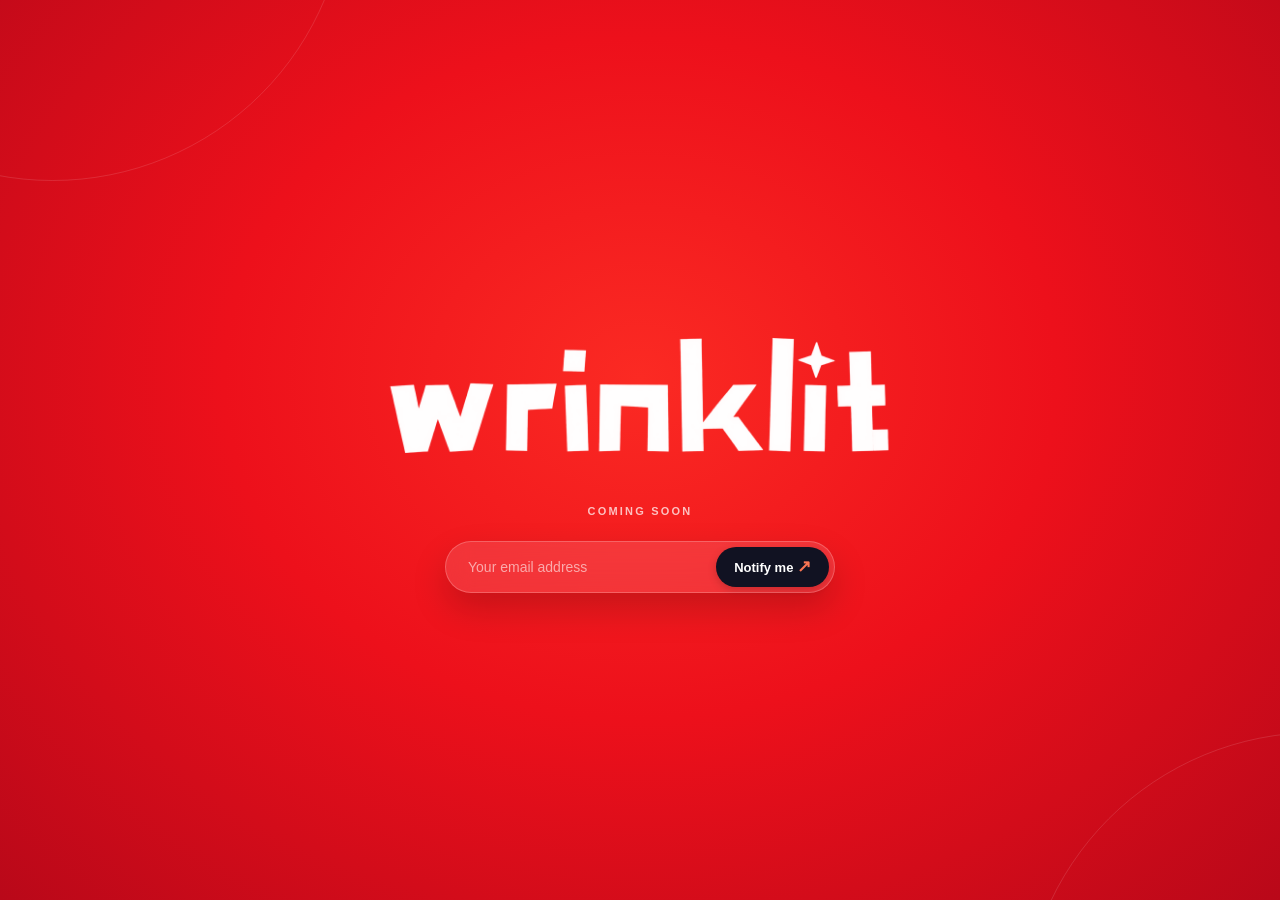
<file: index.html>
<!doctype html>
<html lang="en">
  <head>
    <meta charset="UTF-8" />
    <meta name="viewport" content="width=device-width, initial-scale=1.0" />
    <meta name="theme-color" content="#ed0c18" />
    <title>Wrinklit</title>
    <link rel="stylesheet" href="styles.css" />
  </head>
  <body>
    <main class="landing">
      <section class="waitlist" aria-label="Wrinklit early access">
        <img class="main-logo" src="assets/wrinklit-logo-transparent.png" alt="Wrinklit" />
        <p class="coming-soon">Coming Soon</p>
        <form id="notify-form" novalidate>
          <label class="sr-only" for="email">Your email address</label>
          <input id="email" name="email" type="email" autocomplete="email" placeholder="Your email address" required />
          <button type="submit" aria-label="Notify me">Notify me <span>↗</span></button>
        </form>
      </section>
    </main>
    <div class="popup" id="popup" role="status" aria-live="polite" aria-hidden="true">
      <span class="popup-star">✦</span><p>You’re on the list.</p>
      <button class="popup-close" type="button" aria-label="Close">×</button>
    </div>
    <script src="supabase-config.js"></script>
    <script src="script.js"></script>
  </body>
</html>
</file>
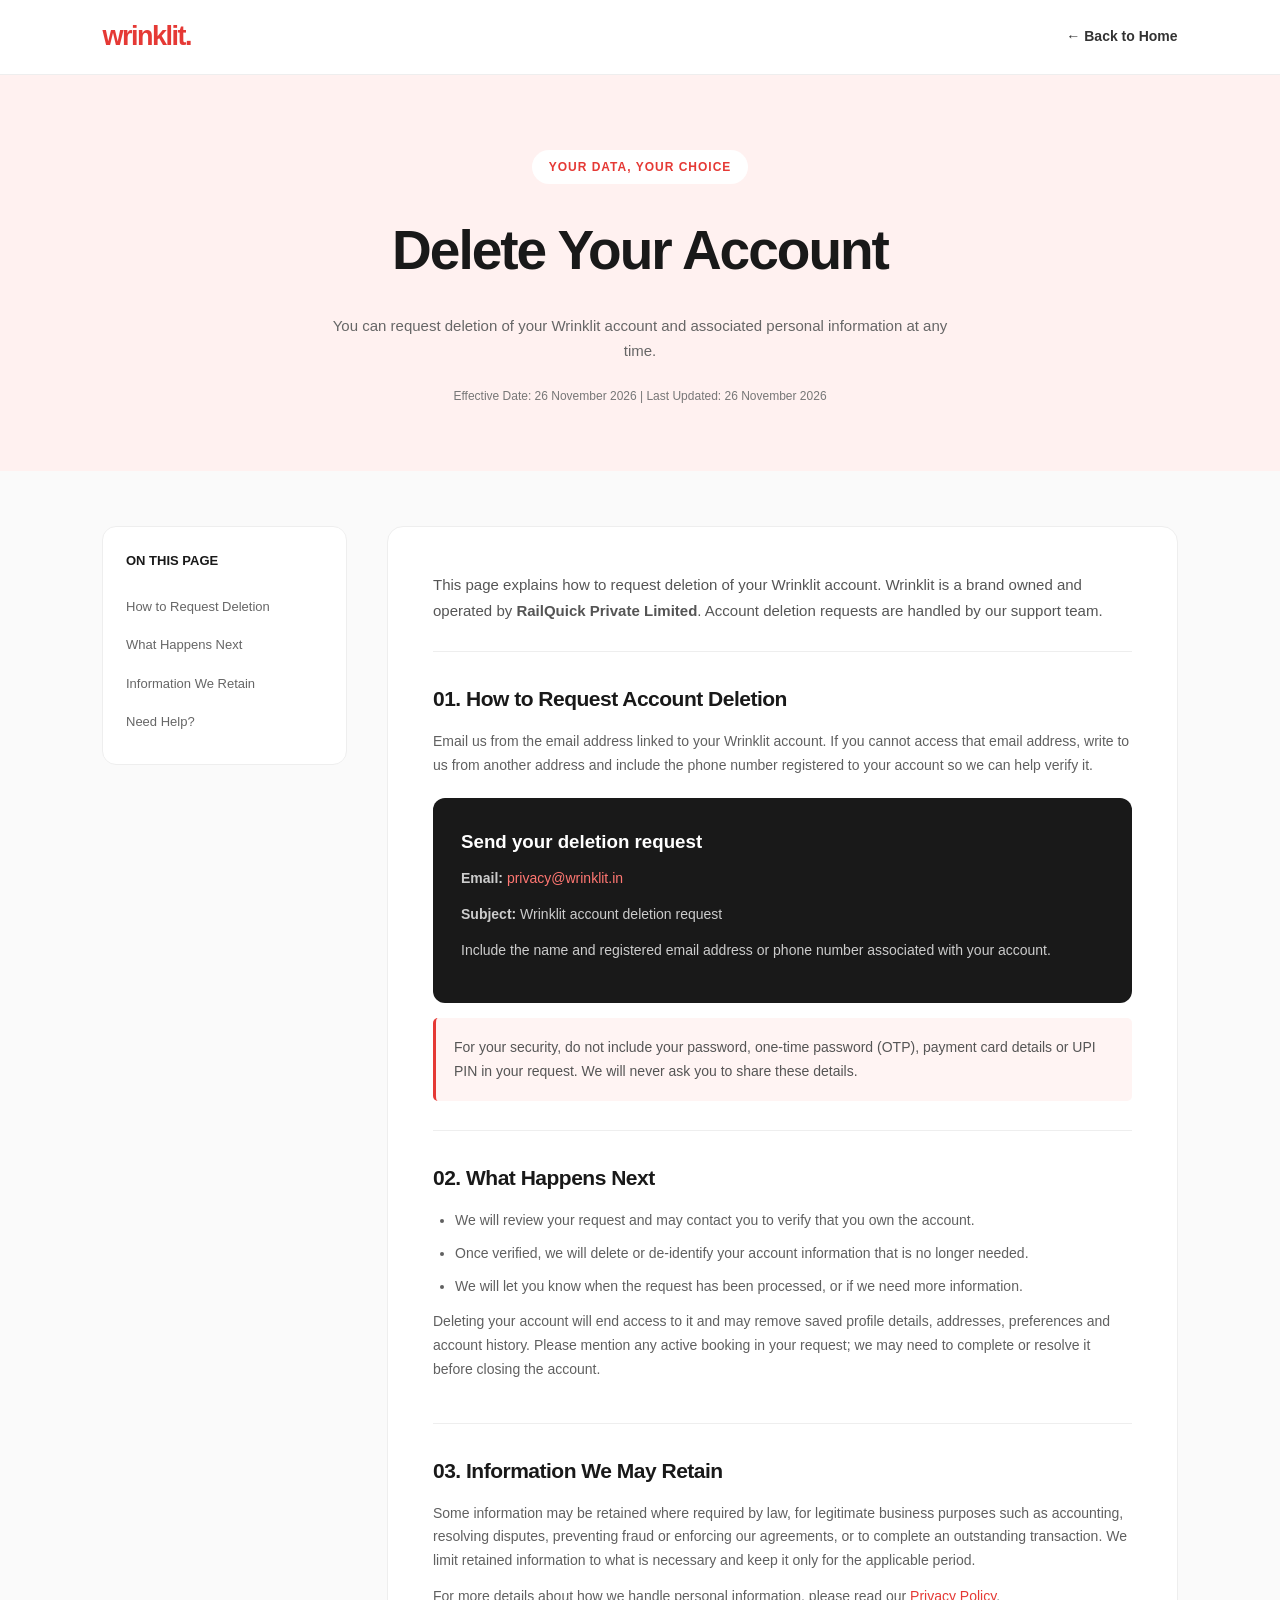
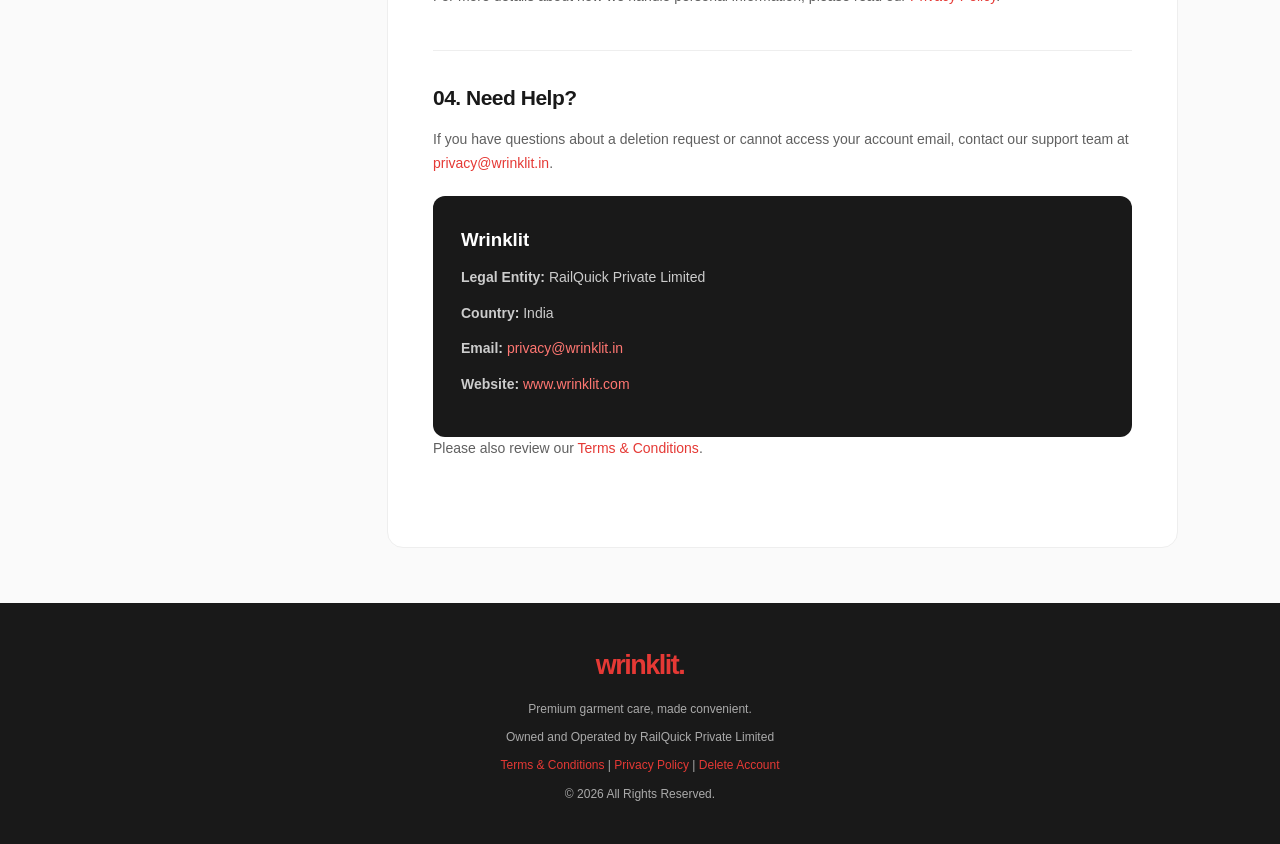
<file: delete-account/index.html>
<!DOCTYPE html>
<html lang="en">
<head>
  <meta charset="UTF-8">
  <meta name="viewport" content="width=device-width, initial-scale=1.0">

  <title>Delete Your Account | Wrinklit</title>
  <meta name="description" content="Learn how to request deletion of your Wrinklit account and personal information.">
  <meta name="robots" content="index, follow">

  <link rel="stylesheet" href="/legal.css">
</head>

<body>

  <header class="navbar">
    <a href="/" class="logo">wrinklit.</a>
    <a href="/" class="back-link">← Back to Home</a>
  </header>

  <section class="hero">
    <span class="hero-label">YOUR DATA, YOUR CHOICE</span>
    <h1>Delete Your Account</h1>
    <p>
      You can request deletion of your Wrinklit account and
      associated personal information at any time.
    </p>
    <div class="updated">
      Effective Date: 26 November 2026 |
      Last Updated: 26 November 2026
    </div>
  </section>

  <main class="container">

    <aside class="sidebar">
      <h3>ON THIS PAGE</h3>
      <nav>
        <a href="#request">How to Request Deletion</a>
        <a href="#processing">What Happens Next</a>
        <a href="#retention">Information We Retain</a>
        <a href="#contact">Need Help?</a>
      </nav>
    </aside>

    <article class="content">

      <div class="intro">
        This page explains how to request deletion of your
        Wrinklit account. Wrinklit is a brand owned and operated
        by <strong>RailQuick Private Limited</strong>. Account
        deletion requests are handled by our support team.
      </div>

      <section class="policy-section" id="request">
        <h2>01. How to Request Account Deletion</h2>
        <p>
          Email us from the email address linked to your Wrinklit
          account. If you cannot access that email address, write
          to us from another address and include the phone number
          registered to your account so we can help verify it.
        </p>

        <div class="contact-card">
          <h3>Send your deletion request</h3>
          <p>
            <strong>Email:</strong>
            <a href="mailto:privacy@wrinklit.in?subject=Wrinklit%20account%20deletion%20request">
              privacy@wrinklit.in
            </a>
          </p>
          <p><strong>Subject:</strong> Wrinklit account deletion request</p>
          <p>
            Include the name and registered email address or phone
            number associated with your account.
          </p>
        </div>

        <div class="highlight">
          For your security, do not include your password, one-time
          password (OTP), payment card details or UPI PIN in your
          request. We will never ask you to share these details.
        </div>
      </section>

      <section class="policy-section" id="processing">
        <h2>02. What Happens Next</h2>
        <ul>
          <li>We will review your request and may contact you to verify that you own the account.</li>
          <li>Once verified, we will delete or de-identify your account information that is no longer needed.</li>
          <li>We will let you know when the request has been processed, or if we need more information.</li>
        </ul>
        <p>
          Deleting your account will end access to it and may remove
          saved profile details, addresses, preferences and account
          history. Please mention any active booking in your request;
          we may need to complete or resolve it before closing the
          account.
        </p>
      </section>

      <section class="policy-section" id="retention">
        <h2>03. Information We May Retain</h2>
        <p>
          Some information may be retained where required by law,
          for legitimate business purposes such as accounting,
          resolving disputes, preventing fraud or enforcing our
          agreements, or to complete an outstanding transaction.
          We limit retained information to what is necessary and
          keep it only for the applicable period.
        </p>
        <p>
          For more details about how we handle personal information,
          please read our
          <a href="/privacy-policy/">Privacy Policy</a>.
        </p>
      </section>

      <section class="policy-section" id="contact">
        <h2>04. Need Help?</h2>
        <p>
          If you have questions about a deletion request or cannot
          access your account email, contact our support team at
          <a href="mailto:privacy@wrinklit.in">privacy@wrinklit.in</a>.
        </p>

        <div class="contact-card">
          <h3>Wrinklit</h3>
          <p><strong>Legal Entity:</strong> RailQuick Private Limited</p>
          <p><strong>Country:</strong> India</p>
          <p><strong>Email:</strong> <a href="mailto:privacy@wrinklit.in">privacy@wrinklit.in</a></p>
          <p><strong>Website:</strong> <a href="https://wrinklit.com">www.wrinklit.com</a></p>
        </div>

        <p>
          Please also review our <a href="/terms/">Terms &amp; Conditions</a>.
        </p>
      </section>

    </article>
  </main>

  <footer class="footer">
    <div class="logo">wrinklit.</div>
    <p>Premium garment care, made convenient.</p>
    <p>Owned and Operated by RailQuick Private Limited</p>
    <p>
      <a href="/terms/">Terms &amp; Conditions</a> |
      <a href="/privacy-policy/">Privacy Policy</a> |
      <a href="/delete-account/">Delete Account</a>
    </p>
    <p>© <span id="footerYear">2026</span> All Rights Reserved.</p>
  </footer>

  <script src="/legal.js"></script>

</body>
</html>
</file>
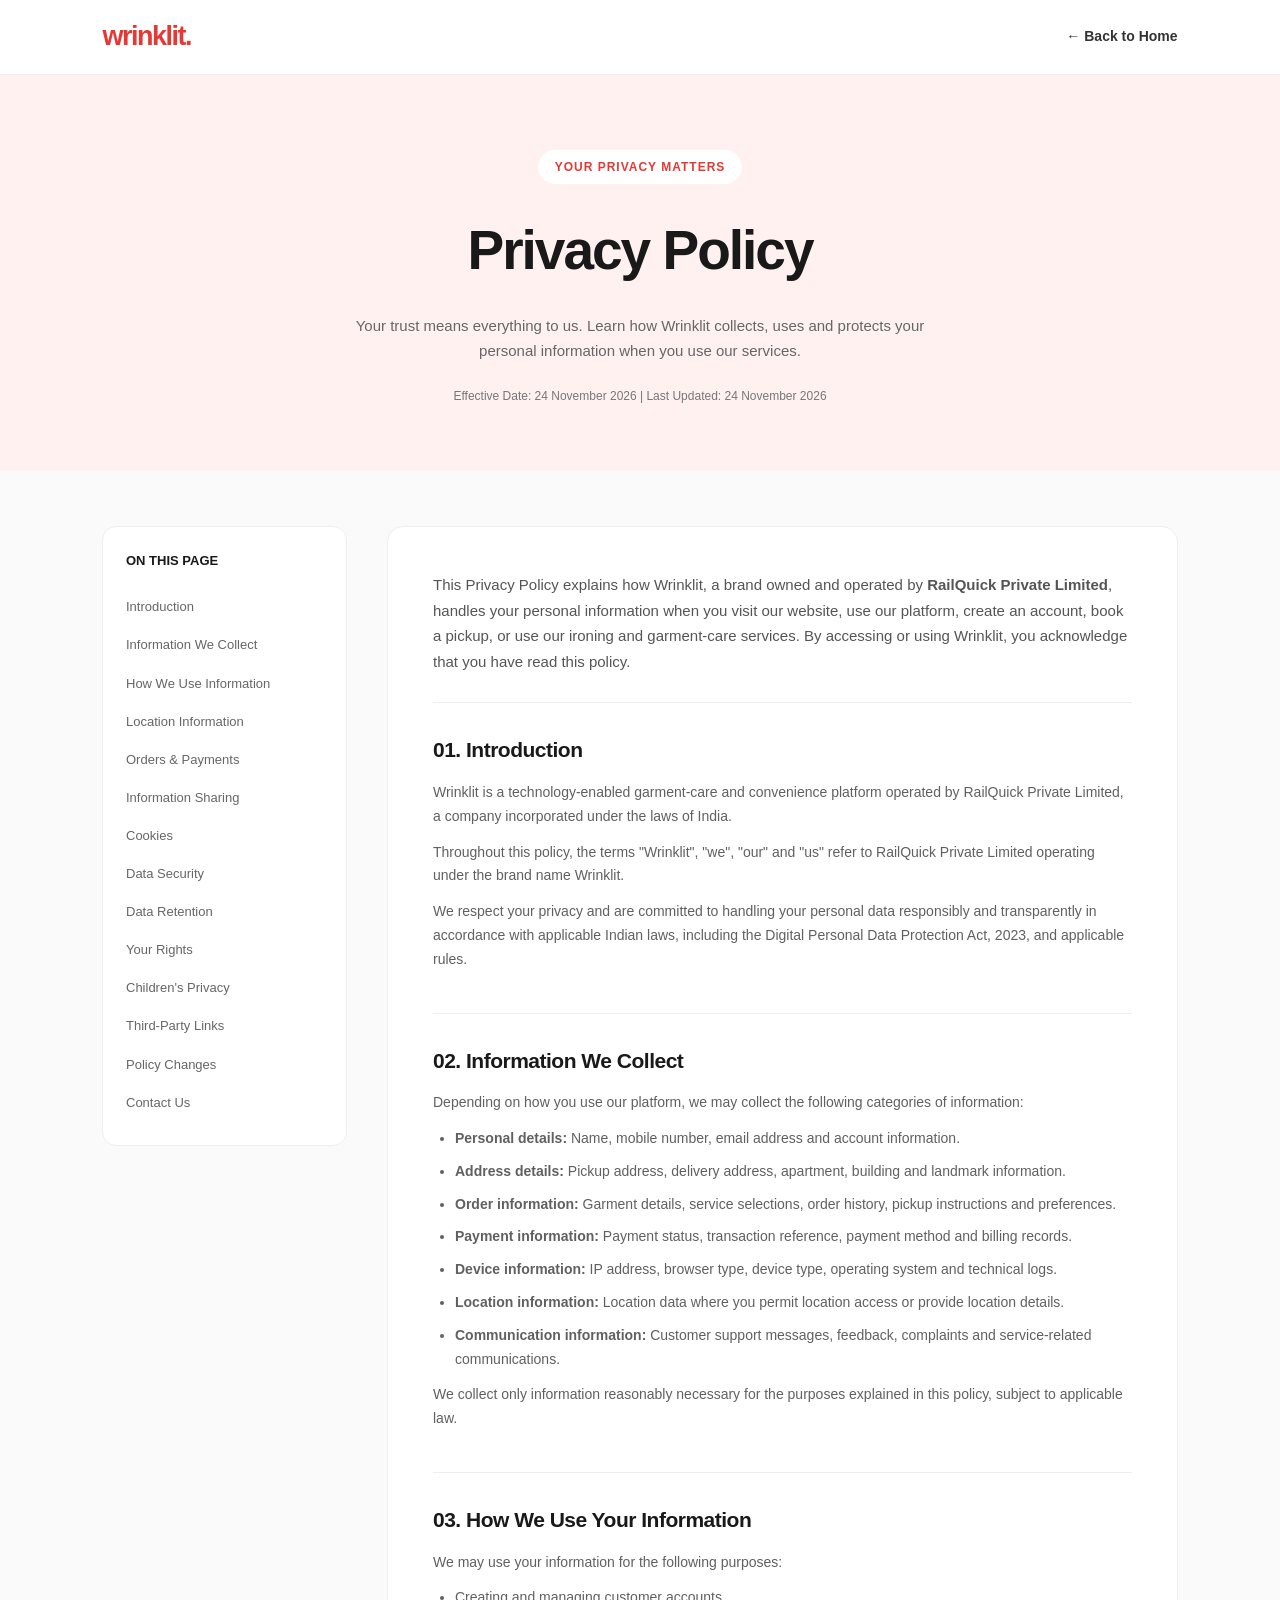
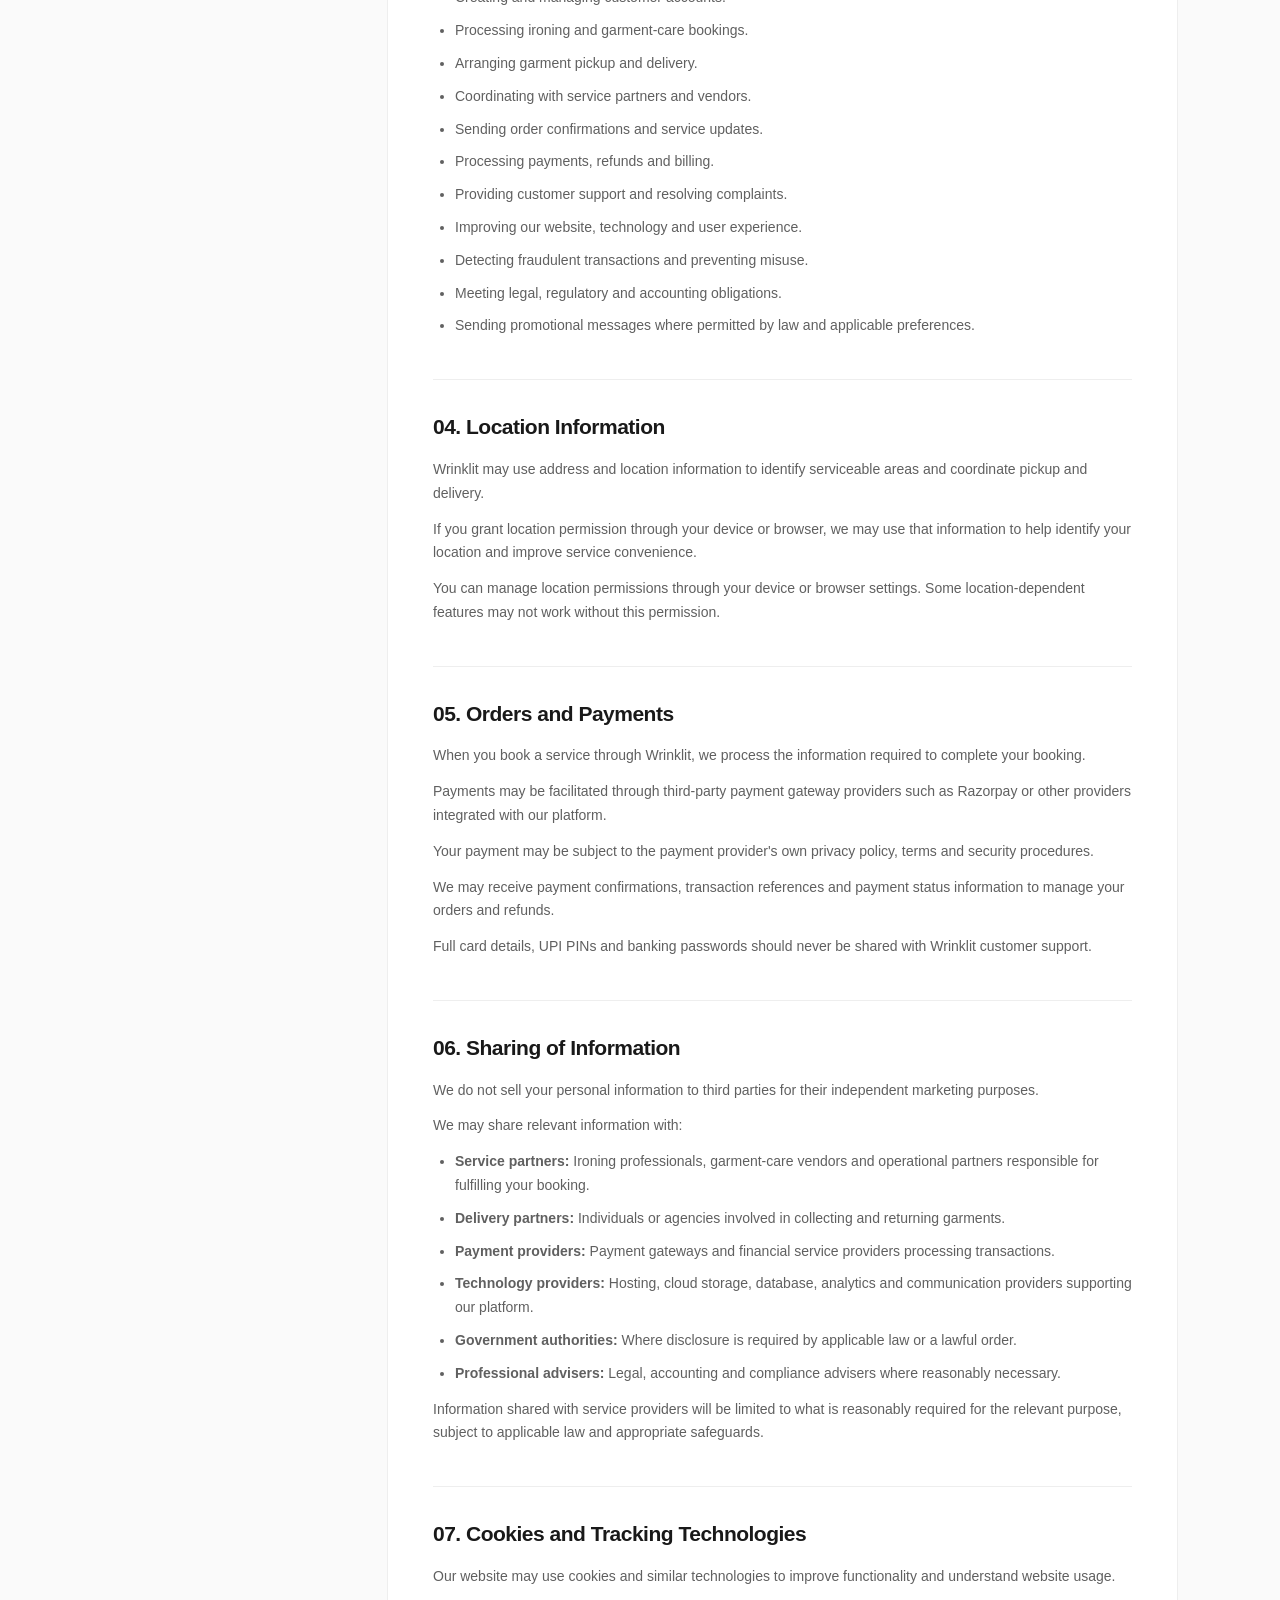
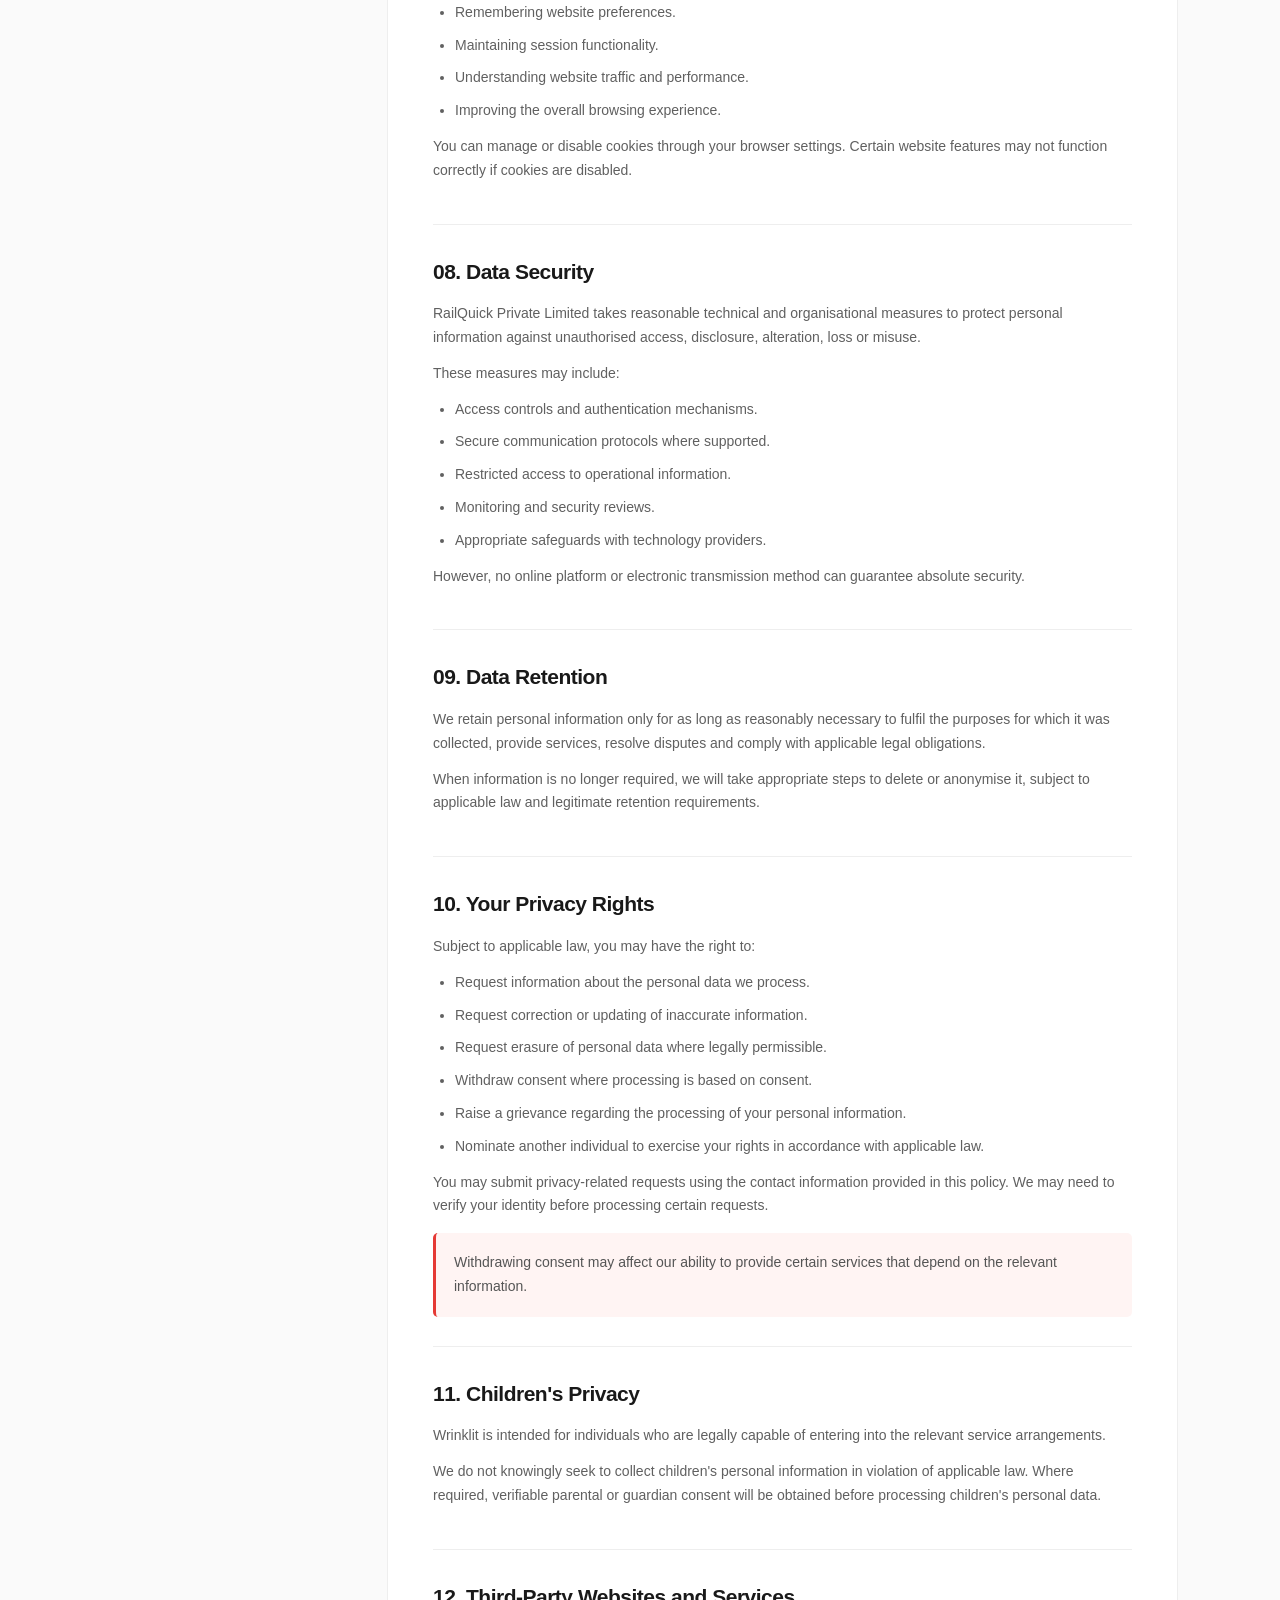
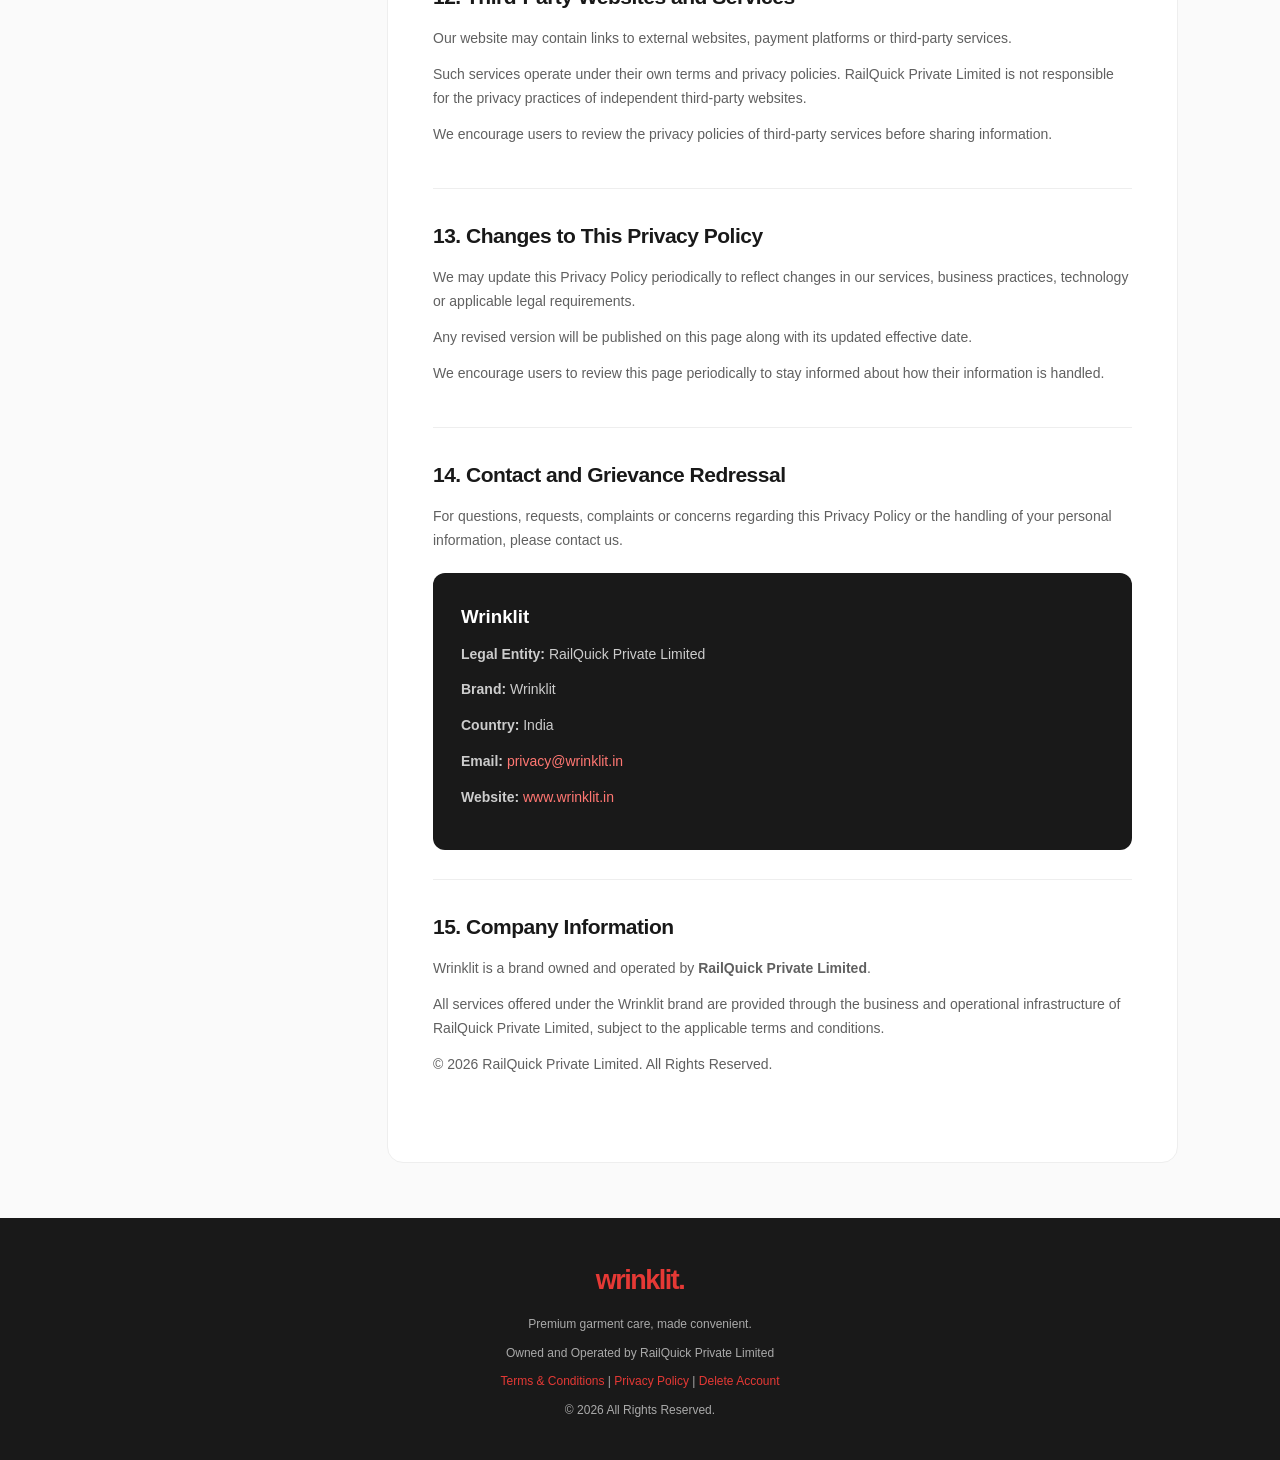
<file: privacy-policy/index.html>
<!DOCTYPE html>
<html lang="en">
<head>
  <meta charset="UTF-8">
  <meta name="viewport" content="width=device-width, initial-scale=1.0">

  <title>Privacy Policy | Wrinklit</title>
  <meta name="description" content="Read the Wrinklit Privacy Policy to understand how RailQuick Private Limited collects, uses, protects and manages your personal information.">
  <meta name="robots" content="index, follow">

  <link rel="stylesheet" href="/legal.css">
</head>

<body>

  <header class="navbar">
    <a href="/" class="logo">wrinklit.</a>
    <a href="/" class="back-link">← Back to Home</a>
  </header>

  <section class="hero">
    <span class="hero-label">YOUR PRIVACY MATTERS</span>
    <h1>Privacy Policy</h1>
    <p>
      Your trust means everything to us. Learn how Wrinklit
      collects, uses and protects your personal information
      when you use our services.
    </p>
    <div class="updated">
      Effective Date: 24 November 2026 |
      Last Updated: 24 November 2026
    </div>
  </section>

  <main class="container">

    <aside class="sidebar">
      <h3>ON THIS PAGE</h3>
      <nav>
        <a href="#introduction">Introduction</a>
        <a href="#information">Information We Collect</a>
        <a href="#usage">How We Use Information</a>
        <a href="#location">Location Information</a>
        <a href="#orders">Orders & Payments</a>
        <a href="#sharing">Information Sharing</a>
        <a href="#cookies">Cookies</a>
        <a href="#security">Data Security</a>
        <a href="#retention">Data Retention</a>
        <a href="#rights">Your Rights</a>
        <a href="#children">Children's Privacy</a>
        <a href="#thirdparty">Third-Party Links</a>
        <a href="#changes">Policy Changes</a>
        <a href="#contact">Contact Us</a>
      </nav>
    </aside>

    <article class="content">

      <div class="intro">
        This Privacy Policy explains how Wrinklit, a brand
        owned and operated by <strong>RailQuick Private Limited</strong>,
        handles your personal information when you visit our
        website, use our platform, create an account, book a
        pickup, or use our ironing and garment-care services.

        By accessing or using Wrinklit, you acknowledge that
        you have read this policy.
      </div>

      <section class="policy-section" id="introduction">
        <h2>01. Introduction</h2>
        <p>
          Wrinklit is a technology-enabled garment-care and
          convenience platform operated by RailQuick Private
          Limited, a company incorporated under the laws of India.
        </p>
        <p>
          Throughout this policy, the terms "Wrinklit", "we",
          "our" and "us" refer to RailQuick Private Limited
          operating under the brand name Wrinklit.
        </p>
        <p>
          We respect your privacy and are committed to handling
          your personal data responsibly and transparently in
          accordance with applicable Indian laws, including
          the Digital Personal Data Protection Act, 2023,
          and applicable rules.
        </p>
      </section>

      <section class="policy-section" id="information">
        <h2>02. Information We Collect</h2>
        <p>
          Depending on how you use our platform, we may collect
          the following categories of information:
        </p>

        <ul>
          <li><strong>Personal details:</strong> Name, mobile number, email address and account information.</li>
          <li><strong>Address details:</strong> Pickup address, delivery address, apartment, building and landmark information.</li>
          <li><strong>Order information:</strong> Garment details, service selections, order history, pickup instructions and preferences.</li>
          <li><strong>Payment information:</strong> Payment status, transaction reference, payment method and billing records.</li>
          <li><strong>Device information:</strong> IP address, browser type, device type, operating system and technical logs.</li>
          <li><strong>Location information:</strong> Location data where you permit location access or provide location details.</li>
          <li><strong>Communication information:</strong> Customer support messages, feedback, complaints and service-related communications.</li>
        </ul>

        <p>
          We collect only information reasonably necessary
          for the purposes explained in this policy, subject
          to applicable law.
        </p>
      </section>

      <section class="policy-section" id="usage">
        <h2>03. How We Use Your Information</h2>
        <p>We may use your information for the following purposes:</p>

        <ul>
          <li>Creating and managing customer accounts.</li>
          <li>Processing ironing and garment-care bookings.</li>
          <li>Arranging garment pickup and delivery.</li>
          <li>Coordinating with service partners and vendors.</li>
          <li>Sending order confirmations and service updates.</li>
          <li>Processing payments, refunds and billing.</li>
          <li>Providing customer support and resolving complaints.</li>
          <li>Improving our website, technology and user experience.</li>
          <li>Detecting fraudulent transactions and preventing misuse.</li>
          <li>Meeting legal, regulatory and accounting obligations.</li>
          <li>Sending promotional messages where permitted by law and applicable preferences.</li>
        </ul>
      </section>

      <section class="policy-section" id="location">
        <h2>04. Location Information</h2>
        <p>
          Wrinklit may use address and location information
          to identify serviceable areas and coordinate pickup
          and delivery.
        </p>
        <p>
          If you grant location permission through your device
          or browser, we may use that information to help
          identify your location and improve service convenience.
        </p>
        <p>
          You can manage location permissions through your
          device or browser settings. Some location-dependent
          features may not work without this permission.
        </p>
      </section>

      <section class="policy-section" id="orders">
        <h2>05. Orders and Payments</h2>
        <p>
          When you book a service through Wrinklit, we process
          the information required to complete your booking.
        </p>
        <p>
          Payments may be facilitated through third-party
          payment gateway providers such as Razorpay or other
          providers integrated with our platform.
        </p>
        <p>
          Your payment may be subject to the payment provider's
          own privacy policy, terms and security procedures.
        </p>
        <p>
          We may receive payment confirmations, transaction
          references and payment status information to manage
          your orders and refunds.
        </p>
        <p>
          Full card details, UPI PINs and banking passwords
          should never be shared with Wrinklit customer support.
        </p>
      </section>

      <section class="policy-section" id="sharing">
        <h2>06. Sharing of Information</h2>
        <p>
          We do not sell your personal information to third
          parties for their independent marketing purposes.
        </p>
        <p>We may share relevant information with:</p>

        <ul>
          <li><strong>Service partners:</strong> Ironing professionals, garment-care vendors and operational partners responsible for fulfilling your booking.</li>
          <li><strong>Delivery partners:</strong> Individuals or agencies involved in collecting and returning garments.</li>
          <li><strong>Payment providers:</strong> Payment gateways and financial service providers processing transactions.</li>
          <li><strong>Technology providers:</strong> Hosting, cloud storage, database, analytics and communication providers supporting our platform.</li>
          <li><strong>Government authorities:</strong> Where disclosure is required by applicable law or a lawful order.</li>
          <li><strong>Professional advisers:</strong> Legal, accounting and compliance advisers where reasonably necessary.</li>
        </ul>

        <p>
          Information shared with service providers will be
          limited to what is reasonably required for the
          relevant purpose, subject to applicable law and
          appropriate safeguards.
        </p>
      </section>

      <section class="policy-section" id="cookies">
        <h2>07. Cookies and Tracking Technologies</h2>
        <p>
          Our website may use cookies and similar technologies
          to improve functionality and understand website usage.
        </p>

        <ul>
          <li>Remembering website preferences.</li>
          <li>Maintaining session functionality.</li>
          <li>Understanding website traffic and performance.</li>
          <li>Improving the overall browsing experience.</li>
        </ul>

        <p>
          You can manage or disable cookies through your
          browser settings. Certain website features may
          not function correctly if cookies are disabled.
        </p>
      </section>

      <section class="policy-section" id="security">
        <h2>08. Data Security</h2>
        <p>
          RailQuick Private Limited takes reasonable technical
          and organisational measures to protect personal
          information against unauthorised access, disclosure,
          alteration, loss or misuse.
        </p>

        <p>These measures may include:</p>

        <ul>
          <li>Access controls and authentication mechanisms.</li>
          <li>Secure communication protocols where supported.</li>
          <li>Restricted access to operational information.</li>
          <li>Monitoring and security reviews.</li>
          <li>Appropriate safeguards with technology providers.</li>
        </ul>

        <p>
          However, no online platform or electronic transmission
          method can guarantee absolute security.
        </p>
      </section>

      <section class="policy-section" id="retention">
        <h2>09. Data Retention</h2>
        <p>
          We retain personal information only for as long as
          reasonably necessary to fulfil the purposes for
          which it was collected, provide services, resolve
          disputes and comply with applicable legal obligations.
        </p>
        <p>
          When information is no longer required, we will
          take appropriate steps to delete or anonymise it,
          subject to applicable law and legitimate retention
          requirements.
        </p>
      </section>

      <section class="policy-section" id="rights">
        <h2>10. Your Privacy Rights</h2>
        <p>
          Subject to applicable law, you may have the right to:
        </p>

        <ul>
          <li>Request information about the personal data we process.</li>
          <li>Request correction or updating of inaccurate information.</li>
          <li>Request erasure of personal data where legally permissible.</li>
          <li>Withdraw consent where processing is based on consent.</li>
          <li>Raise a grievance regarding the processing of your personal information.</li>
          <li>Nominate another individual to exercise your rights in accordance with applicable law.</li>
        </ul>

        <p>
          You may submit privacy-related requests using the
          contact information provided in this policy.
          We may need to verify your identity before processing
          certain requests.
        </p>

        <div class="highlight">
          Withdrawing consent may affect our ability to provide
          certain services that depend on the relevant
          information.
        </div>
      </section>

      <section class="policy-section" id="children">
        <h2>11. Children's Privacy</h2>
        <p>
          Wrinklit is intended for individuals who are legally
          capable of entering into the relevant service
          arrangements.
        </p>
        <p>
          We do not knowingly seek to collect children's
          personal information in violation of applicable law.
          Where required, verifiable parental or guardian
          consent will be obtained before processing children's
          personal data.
        </p>
      </section>

      <section class="policy-section" id="thirdparty">
        <h2>12. Third-Party Websites and Services</h2>
        <p>
          Our website may contain links to external websites,
          payment platforms or third-party services.
        </p>
        <p>
          Such services operate under their own terms and
          privacy policies. RailQuick Private Limited is not
          responsible for the privacy practices of independent
          third-party websites.
        </p>
        <p>
          We encourage users to review the privacy policies
          of third-party services before sharing information.
        </p>
      </section>

      <section class="policy-section" id="changes">
        <h2>13. Changes to This Privacy Policy</h2>
        <p>
          We may update this Privacy Policy periodically to
          reflect changes in our services, business practices,
          technology or applicable legal requirements.
        </p>
        <p>
          Any revised version will be published on this page
          along with its updated effective date.
        </p>
        <p>
          We encourage users to review this page periodically
          to stay informed about how their information is handled.
        </p>
      </section>

      <section class="policy-section" id="contact">
        <h2>14. Contact and Grievance Redressal</h2>
        <p>
          For questions, requests, complaints or concerns
          regarding this Privacy Policy or the handling of
          your personal information, please contact us.
        </p>

        <div class="contact-card">
          <h3>Wrinklit</h3>
          <p><strong>Legal Entity:</strong> RailQuick Private Limited</p>
          <p><strong>Brand:</strong> Wrinklit</p>
          <p><strong>Country:</strong> India</p>
          <p><strong>Email:</strong>
            <a href="mailto:privacy@wrinklit.in">
              privacy@wrinklit.in
            </a>
          </p>
          <p><strong>Website:</strong>
            <a href="https://wrinklit.in">
              www.wrinklit.in
            </a>
          </p>
        </div>
      </section>

      <section class="policy-section">
        <h2>15. Company Information</h2>
        <p>
          Wrinklit is a brand owned and operated by
          <strong>RailQuick Private Limited</strong>.
        </p>
        <p>
          All services offered under the Wrinklit brand are
          provided through the business and operational
          infrastructure of RailQuick Private Limited,
          subject to the applicable terms and conditions.
        </p>
        <p>
          © <span id="year">2026</span> RailQuick Private Limited.
          All Rights Reserved.
        </p>
      </section>

    </article>
  </main>

  <footer class="footer">
    <div class="logo">wrinklit.</div>
    <p>Premium garment care, made convenient.</p>
    <p>
      Owned and Operated by RailQuick Private Limited
    </p>
    <p>
      <a href="/terms/">Terms &amp; Conditions</a> |
      <a href="/privacy-policy/">Privacy Policy</a> |
      <a href="/delete-account/">Delete Account</a>
    </p>
    <p>© <span id="footerYear">2026</span> All Rights Reserved.</p>
  </footer>

  <script src="/legal.js"></script>

</body>
</html>
</file>
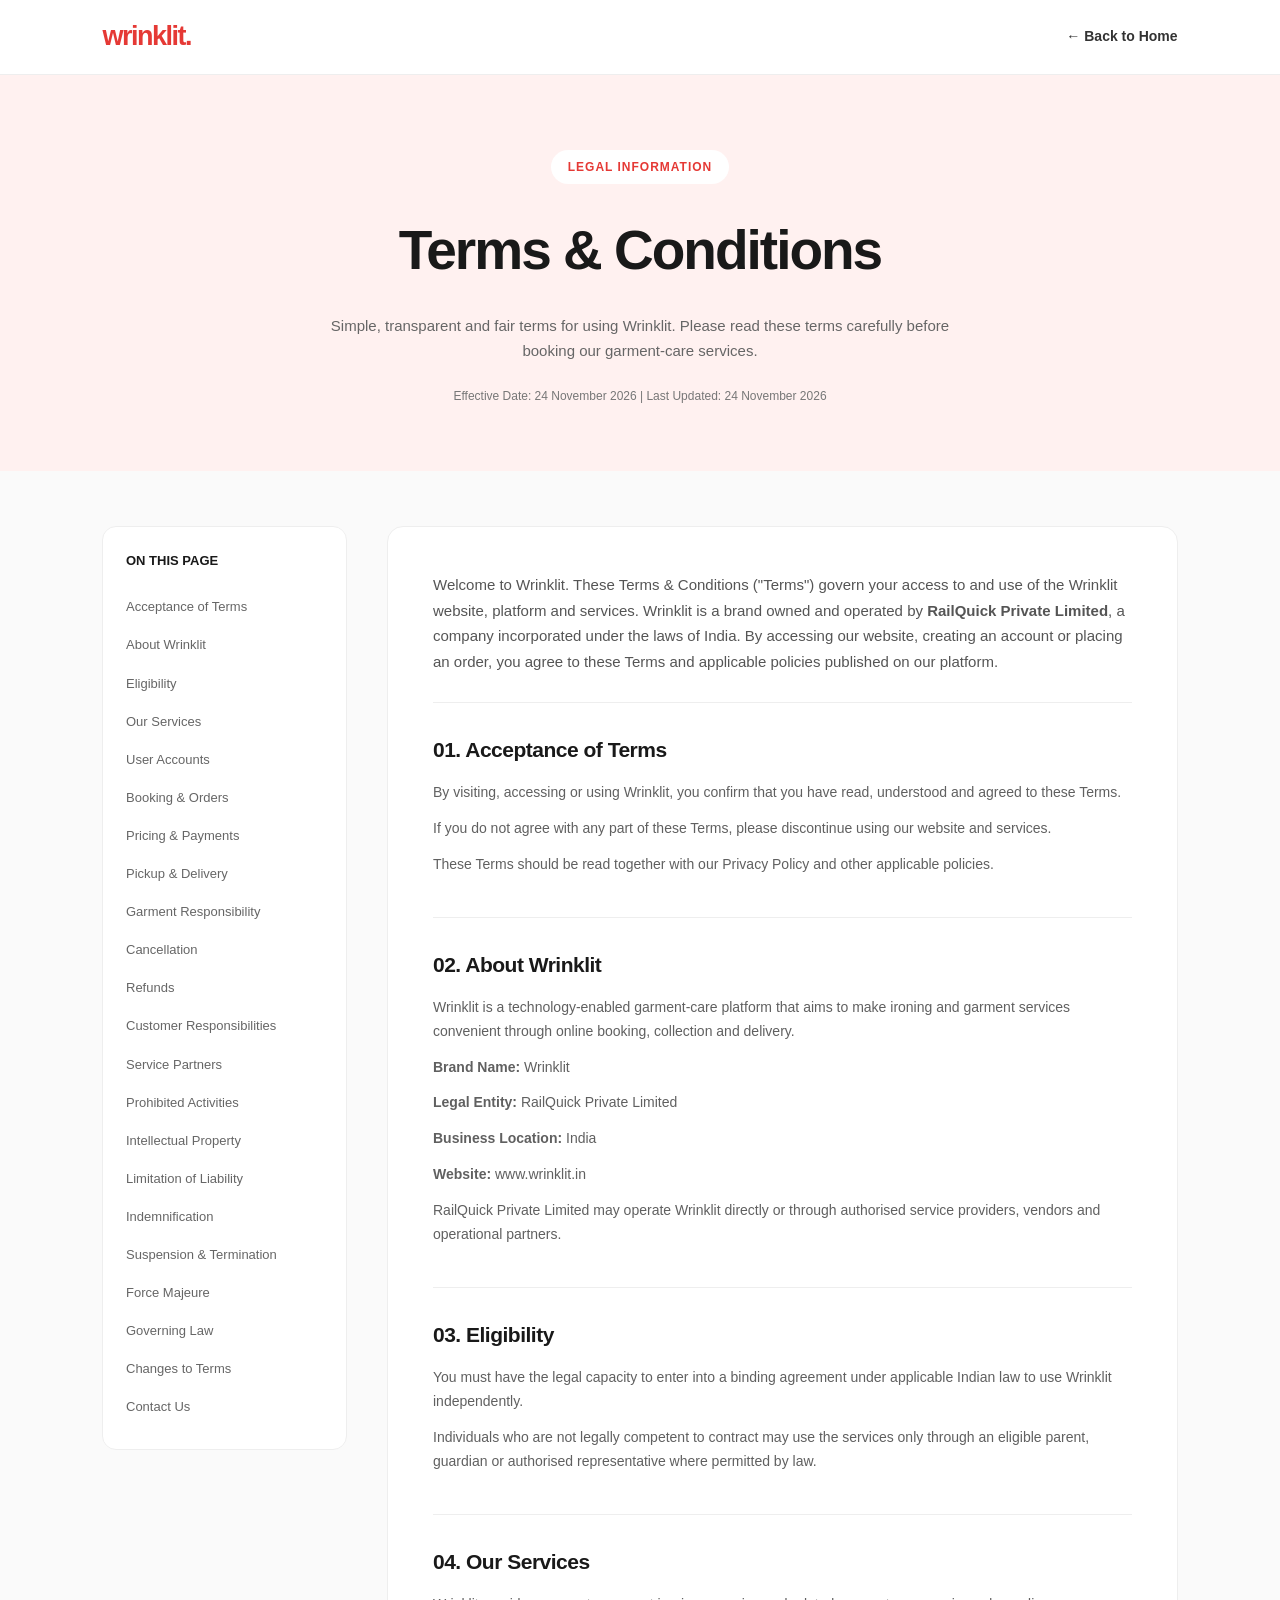
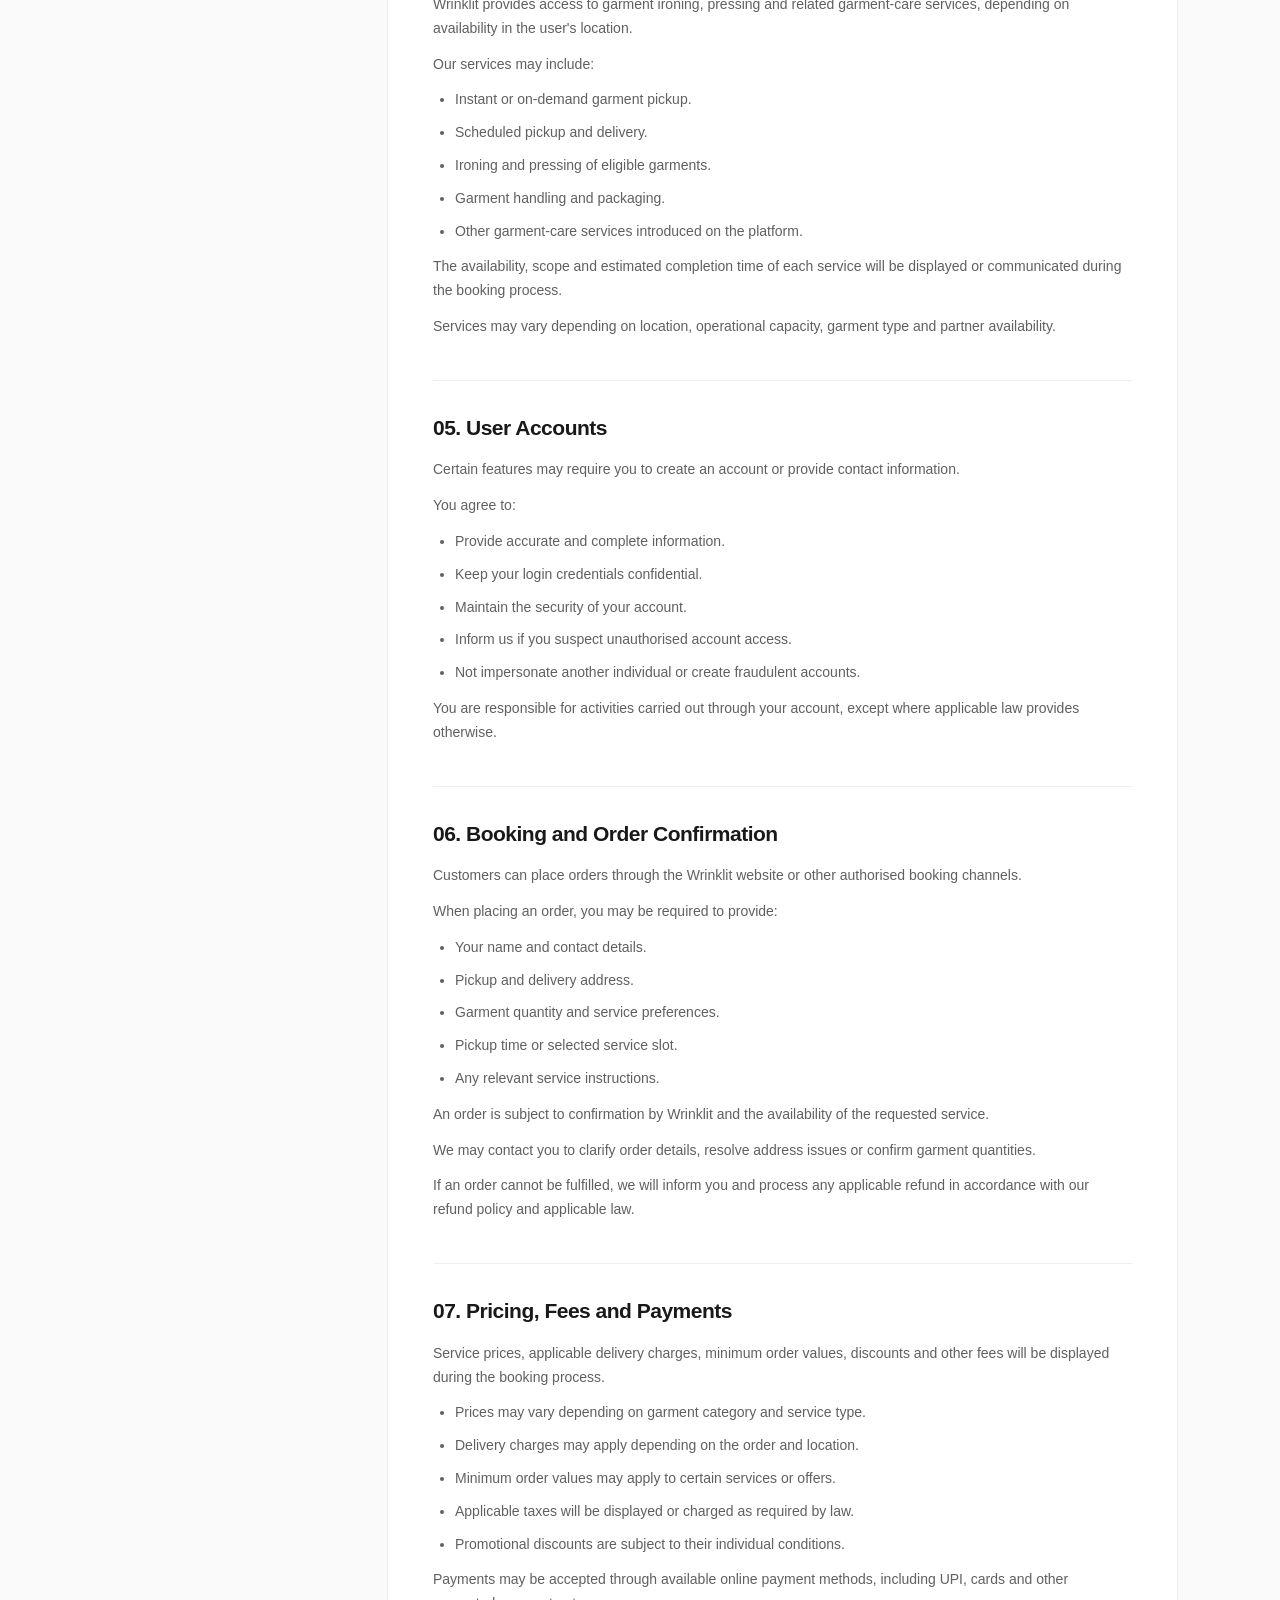
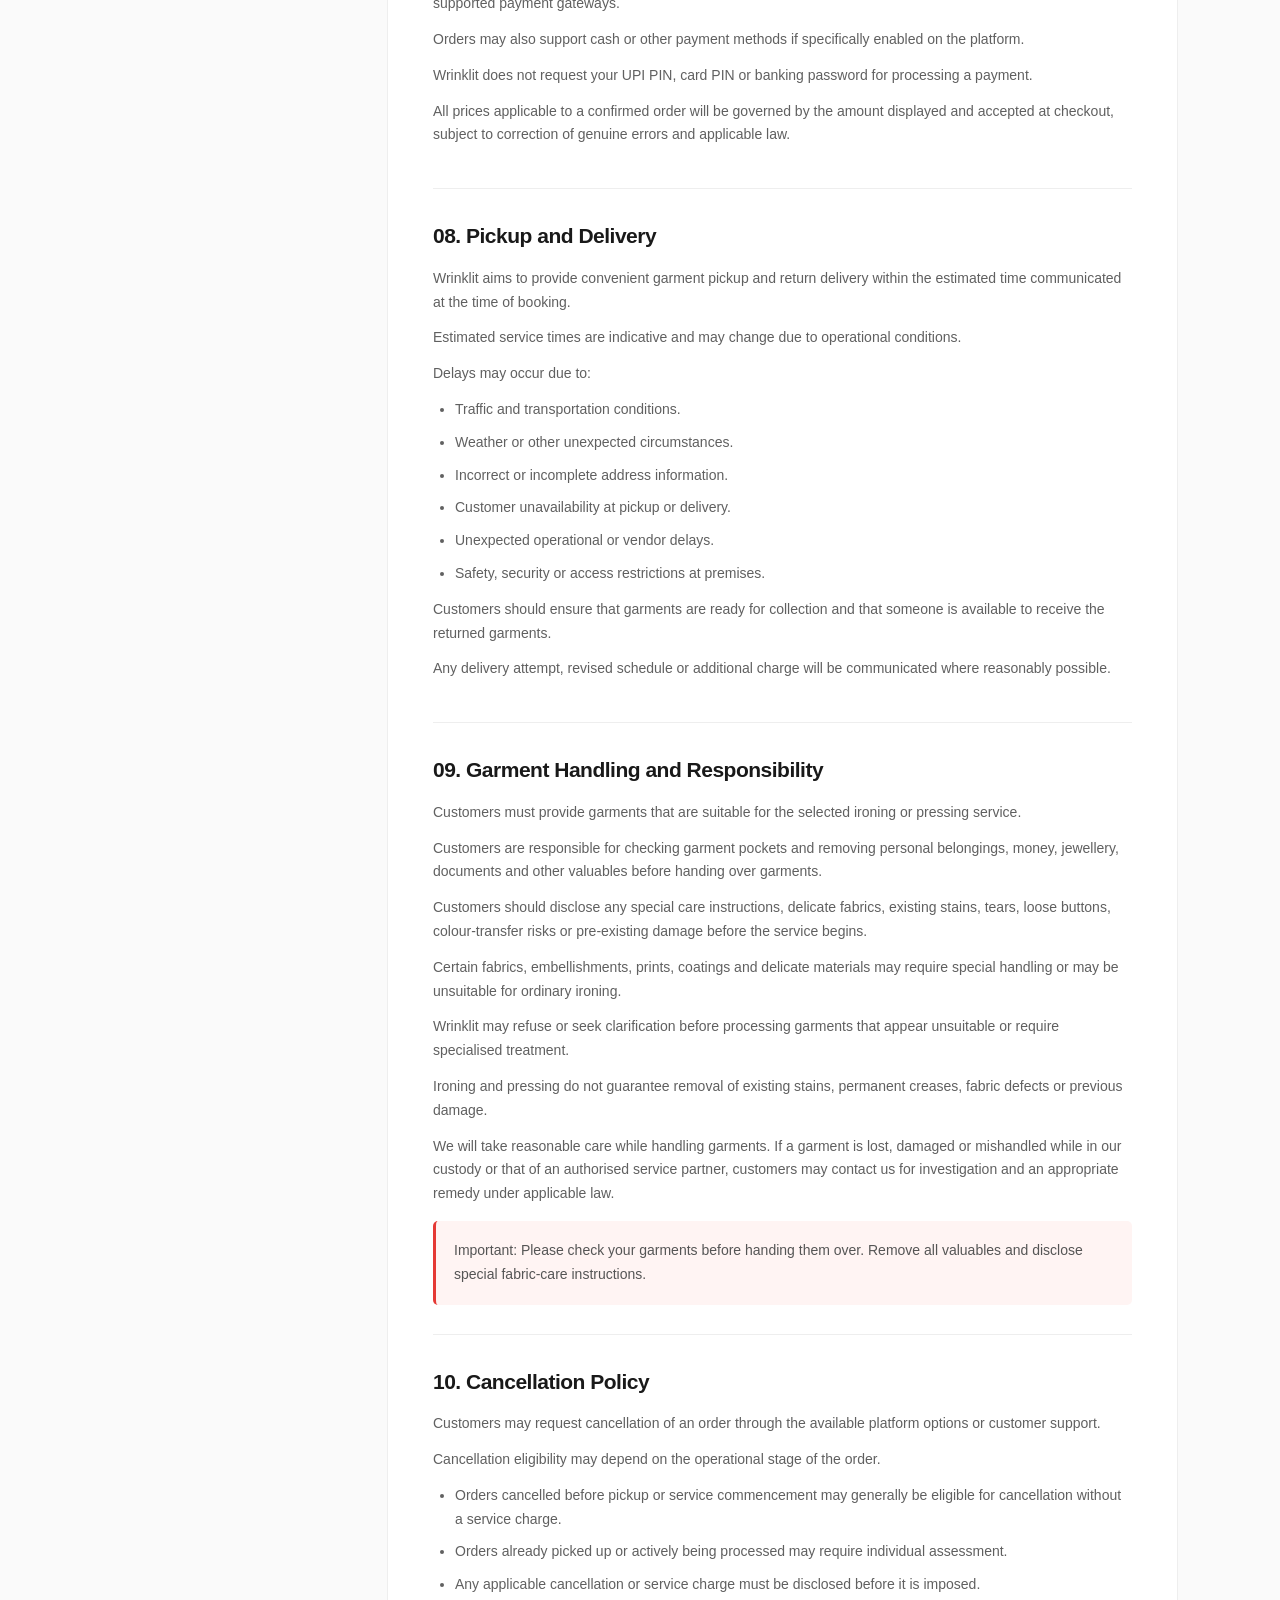
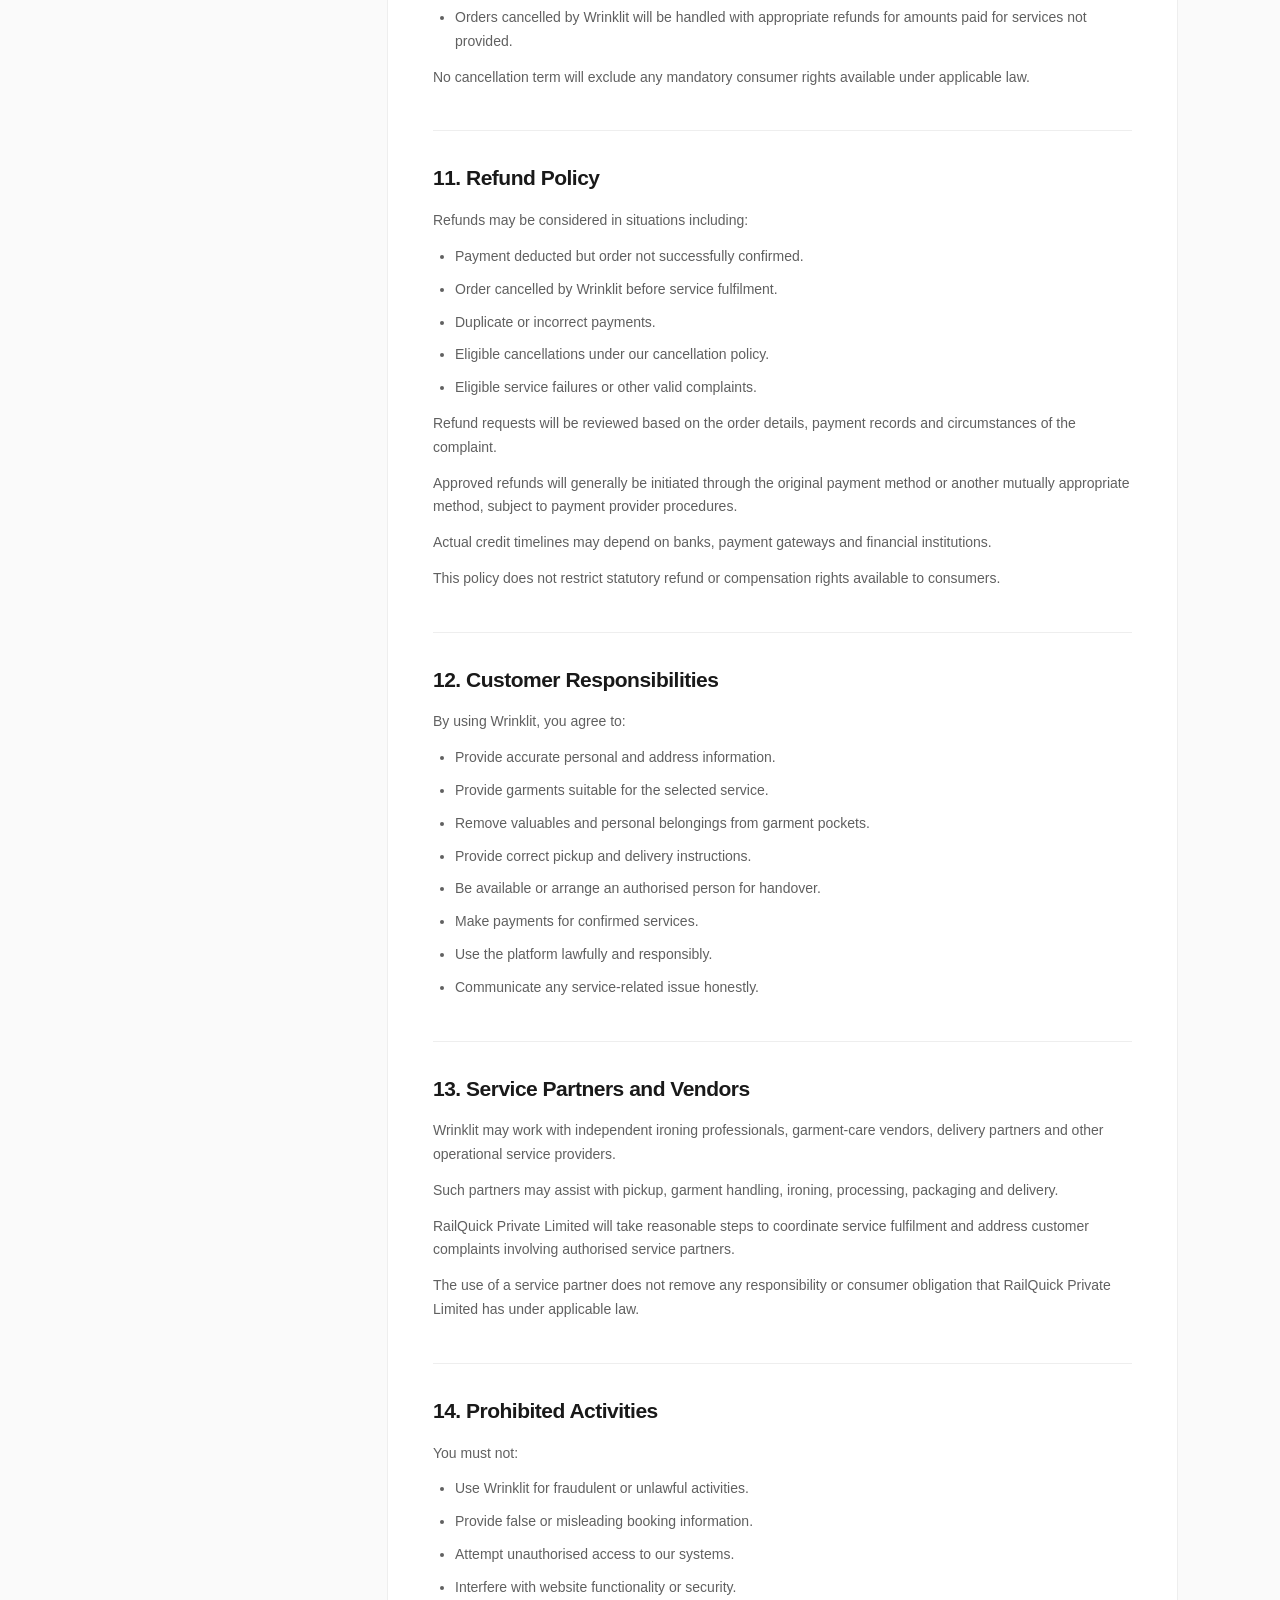
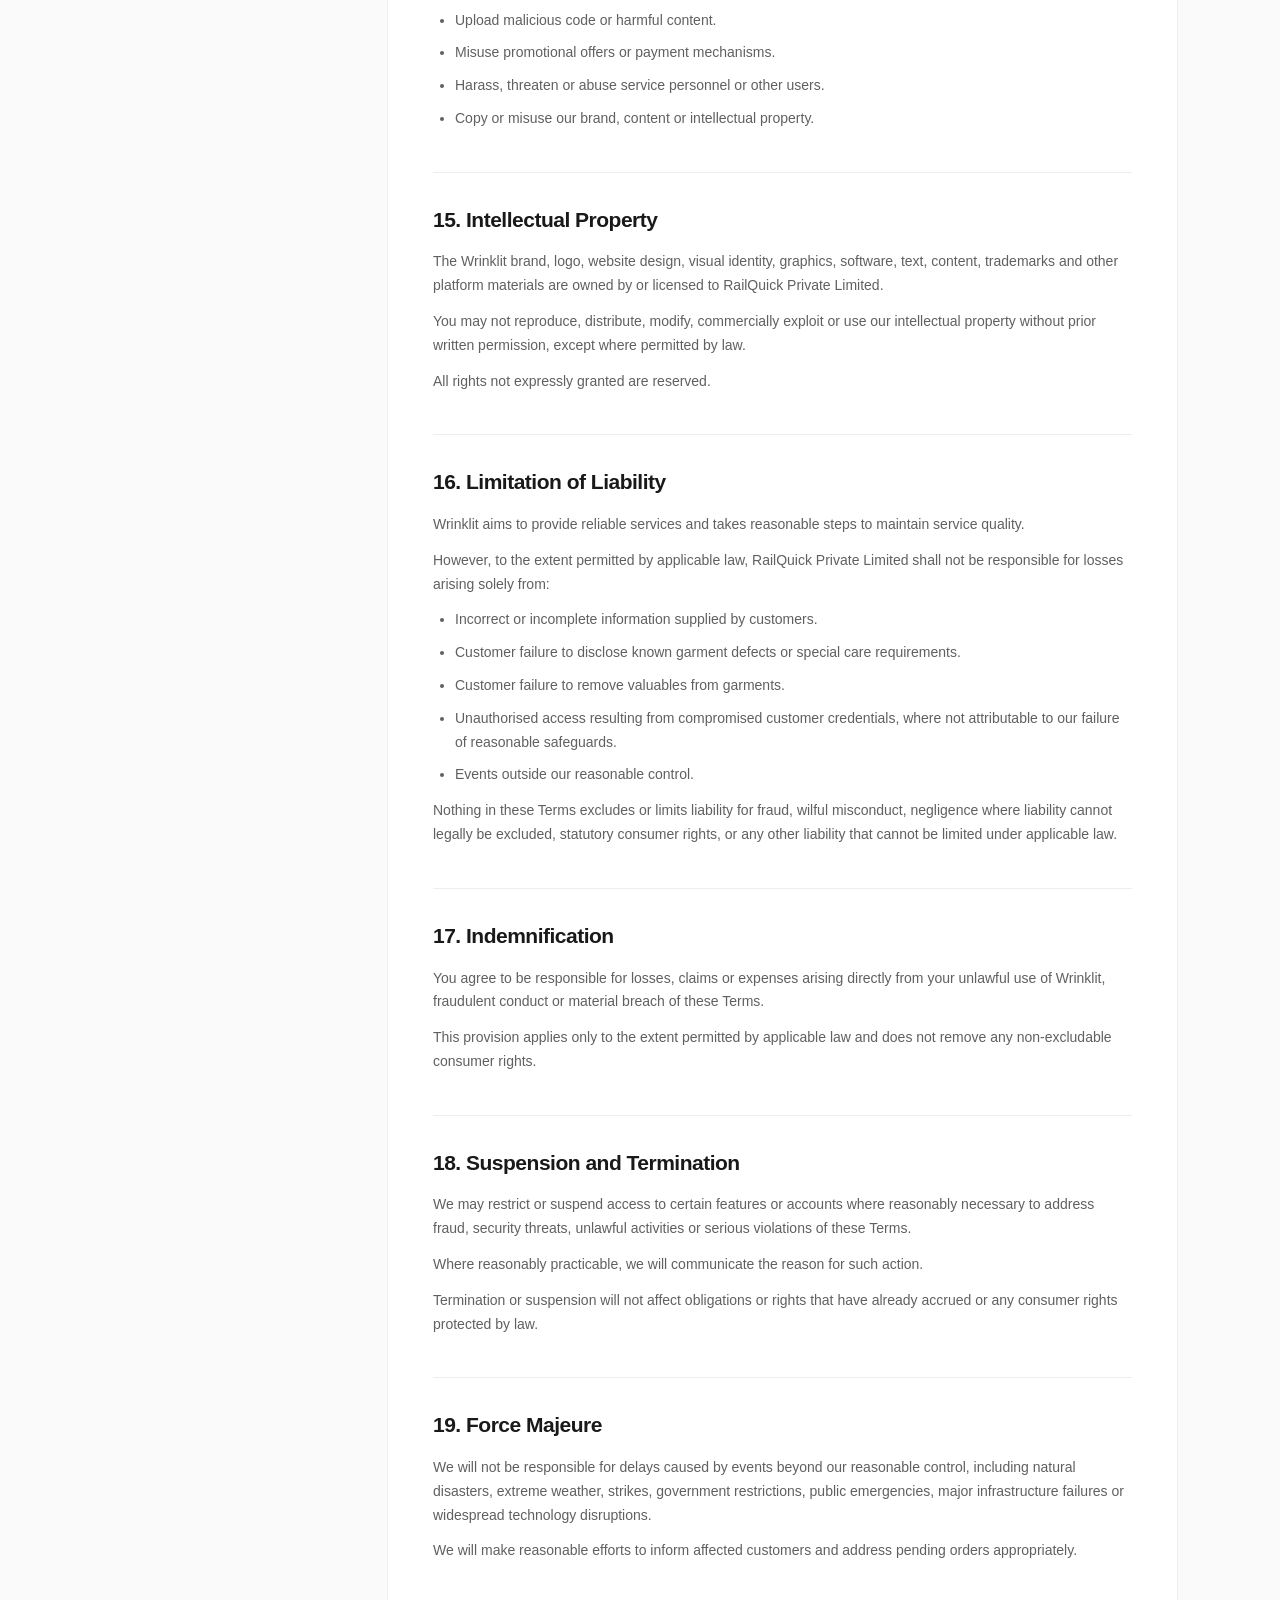
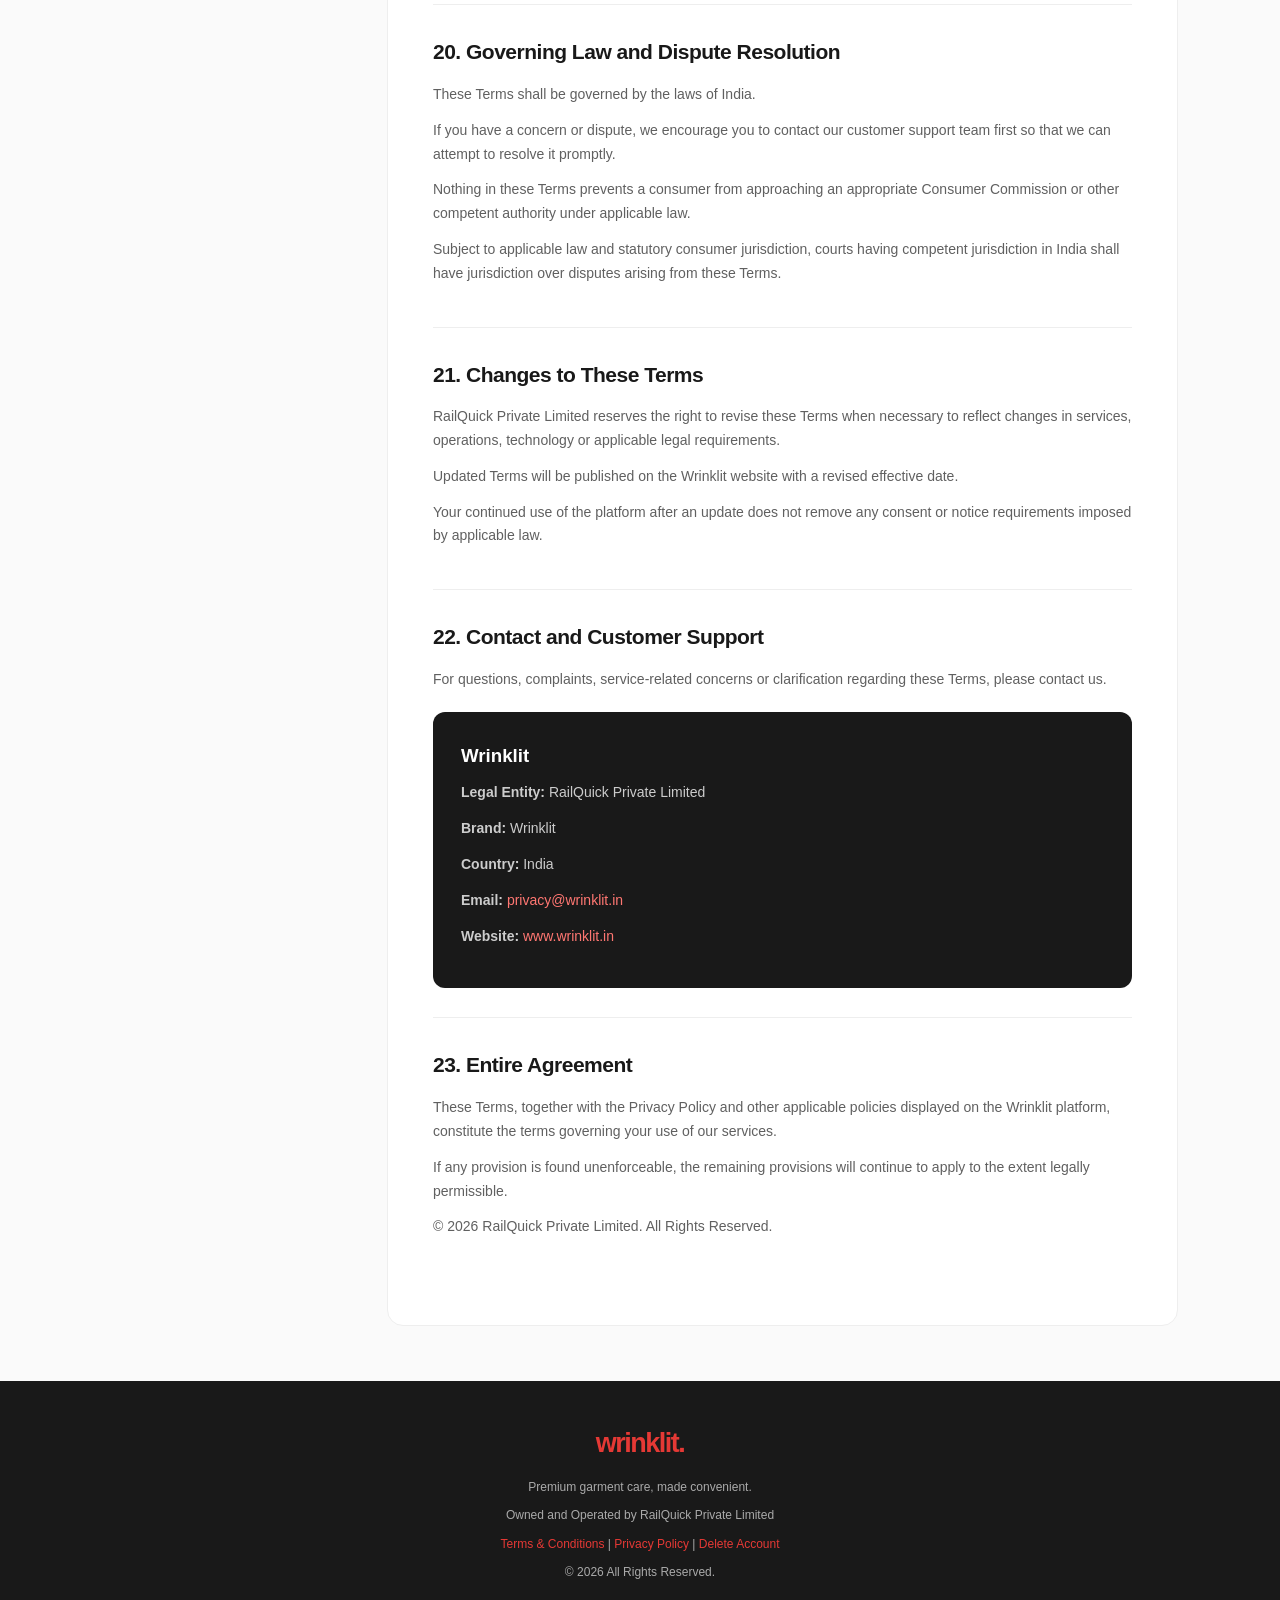
<file: terms/index.html>
<!DOCTYPE html>
<html lang="en">
<head>
  <meta charset="UTF-8">
  <meta name="viewport" content="width=device-width, initial-scale=1.0">

  <title>Terms & Conditions | Wrinklit</title>
  <meta name="description" content="Read the Terms and Conditions governing the use of Wrinklit, owned and operated by RailQuick Private Limited.">
  <meta name="robots" content="index, follow">

  <link rel="stylesheet" href="/legal.css">
</head>

<body>

  <header class="navbar">
    <a href="/" class="logo">wrinklit.</a>
    <a href="/" class="back-link">← Back to Home</a>
  </header>

  <section class="hero">
    <span class="hero-label">LEGAL INFORMATION</span>
    <h1>Terms & Conditions</h1>
    <p>
      Simple, transparent and fair terms for using Wrinklit.
      Please read these terms carefully before booking
      our garment-care services.
    </p>
    <div class="updated">
      Effective Date: 24 November 2026 |
      Last Updated: 24 November 2026
    </div>
  </section>

  <main class="container">

    <aside class="sidebar">
      <h3>ON THIS PAGE</h3>
      <nav>
        <a href="#acceptance">Acceptance of Terms</a>
        <a href="#company">About Wrinklit</a>
        <a href="#eligibility">Eligibility</a>
        <a href="#services">Our Services</a>
        <a href="#account">User Accounts</a>
        <a href="#booking">Booking & Orders</a>
        <a href="#pricing">Pricing & Payments</a>
        <a href="#pickup">Pickup & Delivery</a>
        <a href="#garments">Garment Responsibility</a>
        <a href="#cancellation">Cancellation</a>
        <a href="#refund">Refunds</a>
        <a href="#customer">Customer Responsibilities</a>
        <a href="#partners">Service Partners</a>
        <a href="#prohibited">Prohibited Activities</a>
        <a href="#ip">Intellectual Property</a>
        <a href="#liability">Limitation of Liability</a>
        <a href="#indemnity">Indemnification</a>
        <a href="#termination">Suspension & Termination</a>
        <a href="#force">Force Majeure</a>
        <a href="#law">Governing Law</a>
        <a href="#changes">Changes to Terms</a>
        <a href="#contact">Contact Us</a>
      </nav>
    </aside>

    <article class="content">

      <div class="intro">
        Welcome to Wrinklit.

        These Terms & Conditions ("Terms") govern your access
        to and use of the Wrinklit website, platform and
        services.

        Wrinklit is a brand owned and operated by
        <strong>RailQuick Private Limited</strong>, a company
        incorporated under the laws of India.

        By accessing our website, creating an account or
        placing an order, you agree to these Terms and
        applicable policies published on our platform.
      </div>

      <section class="policy-section" id="acceptance">
        <h2>01. Acceptance of Terms</h2>
        <p>
          By visiting, accessing or using Wrinklit, you confirm
          that you have read, understood and agreed to these
          Terms.
        </p>
        <p>
          If you do not agree with any part of these Terms,
          please discontinue using our website and services.
        </p>
        <p>
          These Terms should be read together with our
          Privacy Policy and other applicable policies.
        </p>
      </section>

      <section class="policy-section" id="company">
        <h2>02. About Wrinklit</h2>
        <p>
          Wrinklit is a technology-enabled garment-care
          platform that aims to make ironing and garment
          services convenient through online booking,
          collection and delivery.
        </p>
        <p>
          <strong>Brand Name:</strong> Wrinklit
        </p>
        <p>
          <strong>Legal Entity:</strong> RailQuick Private Limited
        </p>
        <p>
          <strong>Business Location:</strong> India
        </p>
        <p>
          <strong>Website:</strong> www.wrinklit.in
        </p>
        <p>
          RailQuick Private Limited may operate Wrinklit
          directly or through authorised service providers,
          vendors and operational partners.
        </p>
      </section>

      <section class="policy-section" id="eligibility">
        <h2>03. Eligibility</h2>
        <p>
          You must have the legal capacity to enter into
          a binding agreement under applicable Indian law
          to use Wrinklit independently.
        </p>
        <p>
          Individuals who are not legally competent to
          contract may use the services only through an
          eligible parent, guardian or authorised representative
          where permitted by law.
        </p>
      </section>

      <section class="policy-section" id="services">
        <h2>04. Our Services</h2>
        <p>
          Wrinklit provides access to garment ironing,
          pressing and related garment-care services,
          depending on availability in the user's location.
        </p>

        <p>Our services may include:</p>

        <ul>
          <li>Instant or on-demand garment pickup.</li>
          <li>Scheduled pickup and delivery.</li>
          <li>Ironing and pressing of eligible garments.</li>
          <li>Garment handling and packaging.</li>
          <li>Other garment-care services introduced on the platform.</li>
        </ul>

        <p>
          The availability, scope and estimated completion
          time of each service will be displayed or communicated
          during the booking process.
        </p>

        <p>
          Services may vary depending on location, operational
          capacity, garment type and partner availability.
        </p>
      </section>

      <section class="policy-section" id="account">
        <h2>05. User Accounts</h2>
        <p>
          Certain features may require you to create an account
          or provide contact information.
        </p>

        <p>You agree to:</p>

        <ul>
          <li>Provide accurate and complete information.</li>
          <li>Keep your login credentials confidential.</li>
          <li>Maintain the security of your account.</li>
          <li>Inform us if you suspect unauthorised account access.</li>
          <li>Not impersonate another individual or create fraudulent accounts.</li>
        </ul>

        <p>
          You are responsible for activities carried out
          through your account, except where applicable law
          provides otherwise.
        </p>
      </section>

      <section class="policy-section" id="booking">
        <h2>06. Booking and Order Confirmation</h2>
        <p>
          Customers can place orders through the Wrinklit
          website or other authorised booking channels.
        </p>

        <p>
          When placing an order, you may be required to
          provide:
        </p>

        <ul>
          <li>Your name and contact details.</li>
          <li>Pickup and delivery address.</li>
          <li>Garment quantity and service preferences.</li>
          <li>Pickup time or selected service slot.</li>
          <li>Any relevant service instructions.</li>
        </ul>

        <p>
          An order is subject to confirmation by Wrinklit
          and the availability of the requested service.
        </p>

        <p>
          We may contact you to clarify order details,
          resolve address issues or confirm garment quantities.
        </p>

        <p>
          If an order cannot be fulfilled, we will inform
          you and process any applicable refund in accordance
          with our refund policy and applicable law.
        </p>
      </section>

      <section class="policy-section" id="pricing">
        <h2>07. Pricing, Fees and Payments</h2>
        <p>
          Service prices, applicable delivery charges,
          minimum order values, discounts and other fees
          will be displayed during the booking process.
        </p>

        <ul>
          <li>Prices may vary depending on garment category and service type.</li>
          <li>Delivery charges may apply depending on the order and location.</li>
          <li>Minimum order values may apply to certain services or offers.</li>
          <li>Applicable taxes will be displayed or charged as required by law.</li>
          <li>Promotional discounts are subject to their individual conditions.</li>
        </ul>

        <p>
          Payments may be accepted through available online
          payment methods, including UPI, cards and other
          supported payment gateways.
        </p>

        <p>
          Orders may also support cash or other payment
          methods if specifically enabled on the platform.
        </p>

        <p>
          Wrinklit does not request your UPI PIN, card PIN
          or banking password for processing a payment.
        </p>

        <p>
          All prices applicable to a confirmed order will
          be governed by the amount displayed and accepted
          at checkout, subject to correction of genuine
          errors and applicable law.
        </p>
      </section>

      <section class="policy-section" id="pickup">
        <h2>08. Pickup and Delivery</h2>
        <p>
          Wrinklit aims to provide convenient garment pickup
          and return delivery within the estimated time
          communicated at the time of booking.
        </p>

        <p>
          Estimated service times are indicative and may
          change due to operational conditions.
        </p>

        <p>Delays may occur due to:</p>

        <ul>
          <li>Traffic and transportation conditions.</li>
          <li>Weather or other unexpected circumstances.</li>
          <li>Incorrect or incomplete address information.</li>
          <li>Customer unavailability at pickup or delivery.</li>
          <li>Unexpected operational or vendor delays.</li>
          <li>Safety, security or access restrictions at premises.</li>
        </ul>

        <p>
          Customers should ensure that garments are ready
          for collection and that someone is available to
          receive the returned garments.
        </p>

        <p>
          Any delivery attempt, revised schedule or
          additional charge will be communicated where
          reasonably possible.
        </p>
      </section>

      <section class="policy-section" id="garments">
        <h2>09. Garment Handling and Responsibility</h2>
        <p>
          Customers must provide garments that are suitable
          for the selected ironing or pressing service.
        </p>

        <p>
          Customers are responsible for checking garment
          pockets and removing personal belongings, money,
          jewellery, documents and other valuables before
          handing over garments.
        </p>

        <p>
          Customers should disclose any special care
          instructions, delicate fabrics, existing stains,
          tears, loose buttons, colour-transfer risks or
          pre-existing damage before the service begins.
        </p>

        <p>
          Certain fabrics, embellishments, prints, coatings
          and delicate materials may require special handling
          or may be unsuitable for ordinary ironing.
        </p>

        <p>
          Wrinklit may refuse or seek clarification before
          processing garments that appear unsuitable or
          require specialised treatment.
        </p>

        <p>
          Ironing and pressing do not guarantee removal
          of existing stains, permanent creases, fabric
          defects or previous damage.
        </p>

        <p>
          We will take reasonable care while handling
          garments. If a garment is lost, damaged or
          mishandled while in our custody or that of an
          authorised service partner, customers may contact
          us for investigation and an appropriate remedy
          under applicable law.
        </p>

        <div class="highlight">
          Important: Please check your garments before
          handing them over. Remove all valuables and
          disclose special fabric-care instructions.
        </div>
      </section>

      <section class="policy-section" id="cancellation">
        <h2>10. Cancellation Policy</h2>
        <p>
          Customers may request cancellation of an order
          through the available platform options or customer
          support.
        </p>

        <p>
          Cancellation eligibility may depend on the
          operational stage of the order.
        </p>

        <ul>
          <li>Orders cancelled before pickup or service commencement may generally be eligible for cancellation without a service charge.</li>
          <li>Orders already picked up or actively being processed may require individual assessment.</li>
          <li>Any applicable cancellation or service charge must be disclosed before it is imposed.</li>
          <li>Orders cancelled by Wrinklit will be handled with appropriate refunds for amounts paid for services not provided.</li>
        </ul>

        <p>
          No cancellation term will exclude any mandatory
          consumer rights available under applicable law.
        </p>
      </section>

      <section class="policy-section" id="refund">
        <h2>11. Refund Policy</h2>
        <p>
          Refunds may be considered in situations including:
        </p>

        <ul>
          <li>Payment deducted but order not successfully confirmed.</li>
          <li>Order cancelled by Wrinklit before service fulfilment.</li>
          <li>Duplicate or incorrect payments.</li>
          <li>Eligible cancellations under our cancellation policy.</li>
          <li>Eligible service failures or other valid complaints.</li>
        </ul>

        <p>
          Refund requests will be reviewed based on the
          order details, payment records and circumstances
          of the complaint.
        </p>

        <p>
          Approved refunds will generally be initiated
          through the original payment method or another
          mutually appropriate method, subject to payment
          provider procedures.
        </p>

        <p>
          Actual credit timelines may depend on banks,
          payment gateways and financial institutions.
        </p>

        <p>
          This policy does not restrict statutory refund
          or compensation rights available to consumers.
        </p>
      </section>

      <section class="policy-section" id="customer">
        <h2>12. Customer Responsibilities</h2>
        <p>By using Wrinklit, you agree to:</p>

        <ul>
          <li>Provide accurate personal and address information.</li>
          <li>Provide garments suitable for the selected service.</li>
          <li>Remove valuables and personal belongings from garment pockets.</li>
          <li>Provide correct pickup and delivery instructions.</li>
          <li>Be available or arrange an authorised person for handover.</li>
          <li>Make payments for confirmed services.</li>
          <li>Use the platform lawfully and responsibly.</li>
          <li>Communicate any service-related issue honestly.</li>
        </ul>
      </section>

      <section class="policy-section" id="partners">
        <h2>13. Service Partners and Vendors</h2>
        <p>
          Wrinklit may work with independent ironing
          professionals, garment-care vendors, delivery
          partners and other operational service providers.
        </p>

        <p>
          Such partners may assist with pickup, garment
          handling, ironing, processing, packaging and
          delivery.
        </p>

        <p>
          RailQuick Private Limited will take reasonable
          steps to coordinate service fulfilment and
          address customer complaints involving authorised
          service partners.
        </p>

        <p>
          The use of a service partner does not remove
          any responsibility or consumer obligation that
          RailQuick Private Limited has under applicable law.
        </p>
      </section>

      <section class="policy-section" id="prohibited">
        <h2>14. Prohibited Activities</h2>
        <p>You must not:</p>

        <ul>
          <li>Use Wrinklit for fraudulent or unlawful activities.</li>
          <li>Provide false or misleading booking information.</li>
          <li>Attempt unauthorised access to our systems.</li>
          <li>Interfere with website functionality or security.</li>
          <li>Upload malicious code or harmful content.</li>
          <li>Misuse promotional offers or payment mechanisms.</li>
          <li>Harass, threaten or abuse service personnel or other users.</li>
          <li>Copy or misuse our brand, content or intellectual property.</li>
        </ul>
      </section>

      <section class="policy-section" id="ip">
        <h2>15. Intellectual Property</h2>
        <p>
          The Wrinklit brand, logo, website design, visual
          identity, graphics, software, text, content,
          trademarks and other platform materials are owned
          by or licensed to RailQuick Private Limited.
        </p>

        <p>
          You may not reproduce, distribute, modify,
          commercially exploit or use our intellectual
          property without prior written permission,
          except where permitted by law.
        </p>

        <p>
          All rights not expressly granted are reserved.
        </p>
      </section>

      <section class="policy-section" id="liability">
        <h2>16. Limitation of Liability</h2>
        <p>
          Wrinklit aims to provide reliable services and
          takes reasonable steps to maintain service quality.
        </p>

        <p>
          However, to the extent permitted by applicable
          law, RailQuick Private Limited shall not be
          responsible for losses arising solely from:
        </p>

        <ul>
          <li>Incorrect or incomplete information supplied by customers.</li>
          <li>Customer failure to disclose known garment defects or special care requirements.</li>
          <li>Customer failure to remove valuables from garments.</li>
          <li>Unauthorised access resulting from compromised customer credentials, where not attributable to our failure of reasonable safeguards.</li>
          <li>Events outside our reasonable control.</li>
        </ul>

        <p>
          Nothing in these Terms excludes or limits
          liability for fraud, wilful misconduct, negligence
          where liability cannot legally be excluded,
          statutory consumer rights, or any other liability
          that cannot be limited under applicable law.
        </p>
      </section>

      <section class="policy-section" id="indemnity">
        <h2>17. Indemnification</h2>
        <p>
          You agree to be responsible for losses, claims
          or expenses arising directly from your unlawful
          use of Wrinklit, fraudulent conduct or material
          breach of these Terms.
        </p>

        <p>
          This provision applies only to the extent permitted
          by applicable law and does not remove any
          non-excludable consumer rights.
        </p>
      </section>

      <section class="policy-section" id="termination">
        <h2>18. Suspension and Termination</h2>
        <p>
          We may restrict or suspend access to certain
          features or accounts where reasonably necessary
          to address fraud, security threats, unlawful
          activities or serious violations of these Terms.
        </p>

        <p>
          Where reasonably practicable, we will communicate
          the reason for such action.
        </p>

        <p>
          Termination or suspension will not affect
          obligations or rights that have already accrued
          or any consumer rights protected by law.
        </p>
      </section>

      <section class="policy-section" id="force">
        <h2>19. Force Majeure</h2>
        <p>
          We will not be responsible for delays caused
          by events beyond our reasonable control, including
          natural disasters, extreme weather, strikes,
          government restrictions, public emergencies,
          major infrastructure failures or widespread
          technology disruptions.
        </p>

        <p>
          We will make reasonable efforts to inform affected
          customers and address pending orders appropriately.
        </p>
      </section>

      <section class="policy-section" id="law">
        <h2>20. Governing Law and Dispute Resolution</h2>
        <p>
          These Terms shall be governed by the laws of India.
        </p>

        <p>
          If you have a concern or dispute, we encourage
          you to contact our customer support team first
          so that we can attempt to resolve it promptly.
        </p>

        <p>
          Nothing in these Terms prevents a consumer from
          approaching an appropriate Consumer Commission
          or other competent authority under applicable law.
        </p>

        <p>
          Subject to applicable law and statutory consumer
          jurisdiction, courts having competent jurisdiction
          in India shall have jurisdiction over disputes
          arising from these Terms.
        </p>
      </section>

      <section class="policy-section" id="changes">
        <h2>21. Changes to These Terms</h2>
        <p>
          RailQuick Private Limited reserves the right
          to revise these Terms when necessary to reflect
          changes in services, operations, technology or
          applicable legal requirements.
        </p>

        <p>
          Updated Terms will be published on the Wrinklit
          website with a revised effective date.
        </p>

        <p>
          Your continued use of the platform after an
          update does not remove any consent or notice
          requirements imposed by applicable law.
        </p>
      </section>

      <section class="policy-section" id="contact">
        <h2>22. Contact and Customer Support</h2>
        <p>
          For questions, complaints, service-related
          concerns or clarification regarding these Terms,
          please contact us.
        </p>

        <div class="contact-card">
          <h3>Wrinklit</h3>

          <p><strong>Legal Entity:</strong> RailQuick Private Limited</p>
          <p><strong>Brand:</strong> Wrinklit</p>
          <p><strong>Country:</strong> India</p>

          <p><strong>Email:</strong>
            <a href="mailto:privacy@wrinklit.in">
              privacy@wrinklit.in
            </a>
          </p>

          <p><strong>Website:</strong>
            <a href="https://wrinklit.in">
              www.wrinklit.in
            </a>
          </p>

        </div>
      </section>

      <section class="policy-section">
        <h2>23. Entire Agreement</h2>
        <p>
          These Terms, together with the Privacy Policy
          and other applicable policies displayed on the
          Wrinklit platform, constitute the terms governing
          your use of our services.
        </p>

        <p>
          If any provision is found unenforceable,
          the remaining provisions will continue to
          apply to the extent legally permissible.
        </p>

        <p>
          © <span id="year">2026</span>
          RailQuick Private Limited. All Rights Reserved.
        </p>
      </section>

    </article>
  </main>

  <footer class="footer">
    <div class="logo">wrinklit.</div>

    <p>Premium garment care, made convenient.</p>

    <p>
      Owned and Operated by RailQuick Private Limited
    </p>

    <p>
      <a href="/terms/">Terms &amp; Conditions</a> |
      <a href="/privacy-policy/">Privacy Policy</a> |
      <a href="/delete-account/">Delete Account</a>
    </p>

    <p>
      © <span id="footerYear">2026</span> All Rights Reserved.
    </p>
  </footer>

  <script src="/legal.js"></script>

</body>
</html>
</file>
<file: styles.css>
:root { --red:#ed101b; --red-deep:#b90819; --ink:#111222; --paper:#fffdf8; }
* { box-sizing:border-box; }
body { margin:0; min-height:100svh; background:var(--red); font-family:Arial, sans-serif; }
.landing { min-height:100svh; position:relative; display:grid; place-items:center; overflow:hidden; padding:24px; background:radial-gradient(ellipse at 50% 42%, #fb2a23 0%, var(--red) 46%, var(--red-deep) 100%); }
.landing::before, .landing::after { position:absolute; width:46vmax; height:46vmax; border:1px solid rgba(255,255,255,.12); border-radius:50%; content:""; pointer-events:none; }
.landing::before { top:-32vmax; left:-19vmax; }.landing::after { right:-26vmax; bottom:-33vmax; }
.waitlist { position:relative; width:min(100%, 550px); display:flex; flex-direction:column; align-items:center; animation:arrive .8s cubic-bezier(.18,.8,.2,1) both; }
.main-logo { width:min(100%, 525px); height:auto; filter:brightness(0) invert(1); }
.coming-soon { margin:23px 0 0; color:rgba(255,255,255,.72); font-size:11px; font-weight:700; letter-spacing:.2em; text-transform:uppercase; }
form { width:min(100%, 390px); display:flex; gap:6px; margin-top:24px; padding:5px; border:1px solid rgba(255,255,255,.22); border-radius:999px; background:rgba(255,255,255,.12); box-shadow:0 16px 35px rgba(0,0,0,.18); backdrop-filter:blur(12px); }
input { width:100%; min-width:0; padding:12px 14px 12px 17px; border:0; outline:0; background:transparent; color:white; font-size:14px; }
input::placeholder { color:rgba(255,255,255,.58); }
button { border:0; font:700 13px Arial,sans-serif; cursor:pointer; }
form button { flex:none; padding:12px 18px; border-radius:999px; color:white; background:var(--ink); box-shadow:0 3px 9px rgba(0,0,0,.18); transition:transform .2s, background .2s; white-space:nowrap; }
form button span { color:#fa7553; font-size:17px; line-height:0; } form button:hover { transform:scale(1.04); background:#2d2e40; }
.popup { position:fixed; left:50%; bottom:30px; display:flex; align-items:center; gap:9px; padding:12px 14px 12px 16px; border-radius:999px; color:var(--ink); background:var(--paper); box-shadow:0 12px 35px rgba(0,0,0,.3); transform:translate(-50%,150%); opacity:0; transition:transform .45s cubic-bezier(.2,.9,.2,1), opacity .25s; }
.popup.show { transform:translate(-50%,0); opacity:1; }.popup p { margin:0; font-size:14px; font-weight:700; white-space:nowrap; }.popup-star { color:#e44535; font-size:17px; }.popup-close { width:20px; height:20px; padding:0; border-radius:50%; color:#77757a; background:#f0eee9; font-size:17px; line-height:18px; }
.sr-only { position:absolute; width:1px; height:1px; padding:0; margin:-1px; overflow:hidden; clip:rect(0,0,0,0); white-space:nowrap; border:0; }
@keyframes arrive { from { opacity:0; transform:translateY(18px) scale(.96); } to { opacity:1; transform:none; } }
@media (max-width:560px) { .landing { padding:22px; } .main-logo { width:100%; } form { margin-top:23px; } }
@media (max-width:375px) { form { display:block; padding:5px; border-radius:18px; } input { padding:13px 15px; } form button { width:100%; padding:13px; } }
@media (prefers-reduced-motion:reduce) { *,*::before,*::after { animation:none!important; transition:none!important; } }
</file>
<file: legal.css>
:root {
      --primary: #e53935;
      --dark: #191919;
      --muted: #737373;
      --bg: #fafafa;
      --white: #ffffff;
      --border: #eeeeee;
    }

    * {
      margin: 0;
      padding: 0;
      box-sizing: border-box;
    }

    html {
      scroll-behavior: smooth;
    }

    body {
      font-family: Inter, Arial, sans-serif;
      background: var(--bg);
      color: var(--dark);
      line-height: 1.7;
    }

    a {
      color: var(--primary);
      text-decoration: none;
    }

    .navbar {
      height: 75px;
      background: white;
      display: flex;
      align-items: center;
      justify-content: space-between;
      padding: 0 8%;
      border-bottom: 1px solid var(--border);
    }

    .logo {
      font-size: 27px;
      font-weight: 900;
      letter-spacing: -1.5px;
      color: var(--primary);
    }

    .back-link {
      font-size: 14px;
      font-weight: 600;
      color: #333;
    }

    .hero {
      background: #fff1f0;
      padding: 75px 20px 65px;
      text-align: center;
    }

    .hero-label {
      display: inline-block;
      color: var(--primary);
      background: white;
      padding: 7px 17px;
      border-radius: 30px;
      font-size: 12px;
      font-weight: 800;
      letter-spacing: 1px;
      margin-bottom: 20px;
    }

    .hero h1 {
      font-size: clamp(36px, 5vw, 55px);
      font-weight: 850;
      letter-spacing: -2px;
      margin-bottom: 15px;
    }

    .hero p {
      max-width: 620px;
      margin: auto;
      color: #666;
      font-size: 15px;
    }

    .updated {
      margin-top: 22px;
      font-size: 12px;
      color: #777;
    }

    .container {
      max-width: 1120px;
      margin: 55px auto;
      padding: 0 22px;
      display: grid;
      grid-template-columns: 245px 1fr;
      gap: 40px;
      align-items: start;
    }

    .sidebar {
      background: white;
      border: 1px solid var(--border);
      border-radius: 14px;
      padding: 23px;
      position: sticky;
      top: 25px;
    }

    .sidebar h3 {
      font-size: 13px;
      margin-bottom: 16px;
    }

    .sidebar a {
      display: block;
      color: #666;
      font-size: 13px;
      padding: 8px 0;
      transition: .2s;
    }

    .sidebar a:hover {
      color: var(--primary);
      transform: translateX(3px);
    }

    .content {
      background: white;
      border: 1px solid var(--border);
      border-radius: 16px;
      padding: 45px;
    }

    .intro {
      font-size: 15px;
      color: #555;
      padding-bottom: 28px;
      border-bottom: 1px solid var(--border);
    }

    .policy-section {
      padding: 29px 0;
      border-bottom: 1px solid var(--border);
      scroll-margin-top: 25px;
    }

    .policy-section:last-child {
      border-bottom: none;
    }

    .policy-section h2 {
      font-size: 21px;
      letter-spacing: -.5px;
      margin-bottom: 13px;
    }

    .policy-section p {
      font-size: 14px;
      color: #606060;
      margin-bottom: 12px;
    }

    .policy-section ul {
      padding-left: 22px;
      margin: 12px 0;
    }

    .policy-section li {
      font-size: 14px;
      color: #606060;
      margin-bottom: 9px;
    }

    .highlight {
      background: #fff4f3;
      border-left: 3px solid var(--primary);
      padding: 18px;
      border-radius: 5px;
      margin-top: 15px;
      font-size: 14px;
      color: #555;
    }

    .contact-card {
      background: #191919;
      color: white;
      padding: 28px;
      border-radius: 12px;
      margin-top: 20px;
    }

    .contact-card h3 {
      margin-bottom: 10px;
    }

    .contact-card p {
      color: #ccc;
    }

    .contact-card a {
      color: #ff7772;
    }

    .footer {
      background: #191919;
      color: white;
      padding: 40px 8%;
      text-align: center;
    }

    .footer .logo {
      margin-bottom: 10px;
    }

    .footer p {
      color: #aaa;
      font-size: 12px;
      margin-top: 8px;
    }

    @media(max-width: 800px) {
      .container {
        grid-template-columns: 1fr;
        margin: 25px auto;
        gap: 20px;
      }

      .sidebar {
        position: static;
      }

      .sidebar nav {
        display: grid;
        grid-template-columns: 1fr 1fr;
        gap: 0 12px;
      }

      .content {
        padding: 25px 20px;
      }

      .navbar {
        padding: 0 20px;
      }

      .hero {
        padding: 55px 20px;
      }
    }

    @media print {
      .navbar, .sidebar, .footer {
        display: none;
      }

      .container {
        display: block;
        margin: 0;
      }

      .content {
        border: none;
      }
    }
</file>
